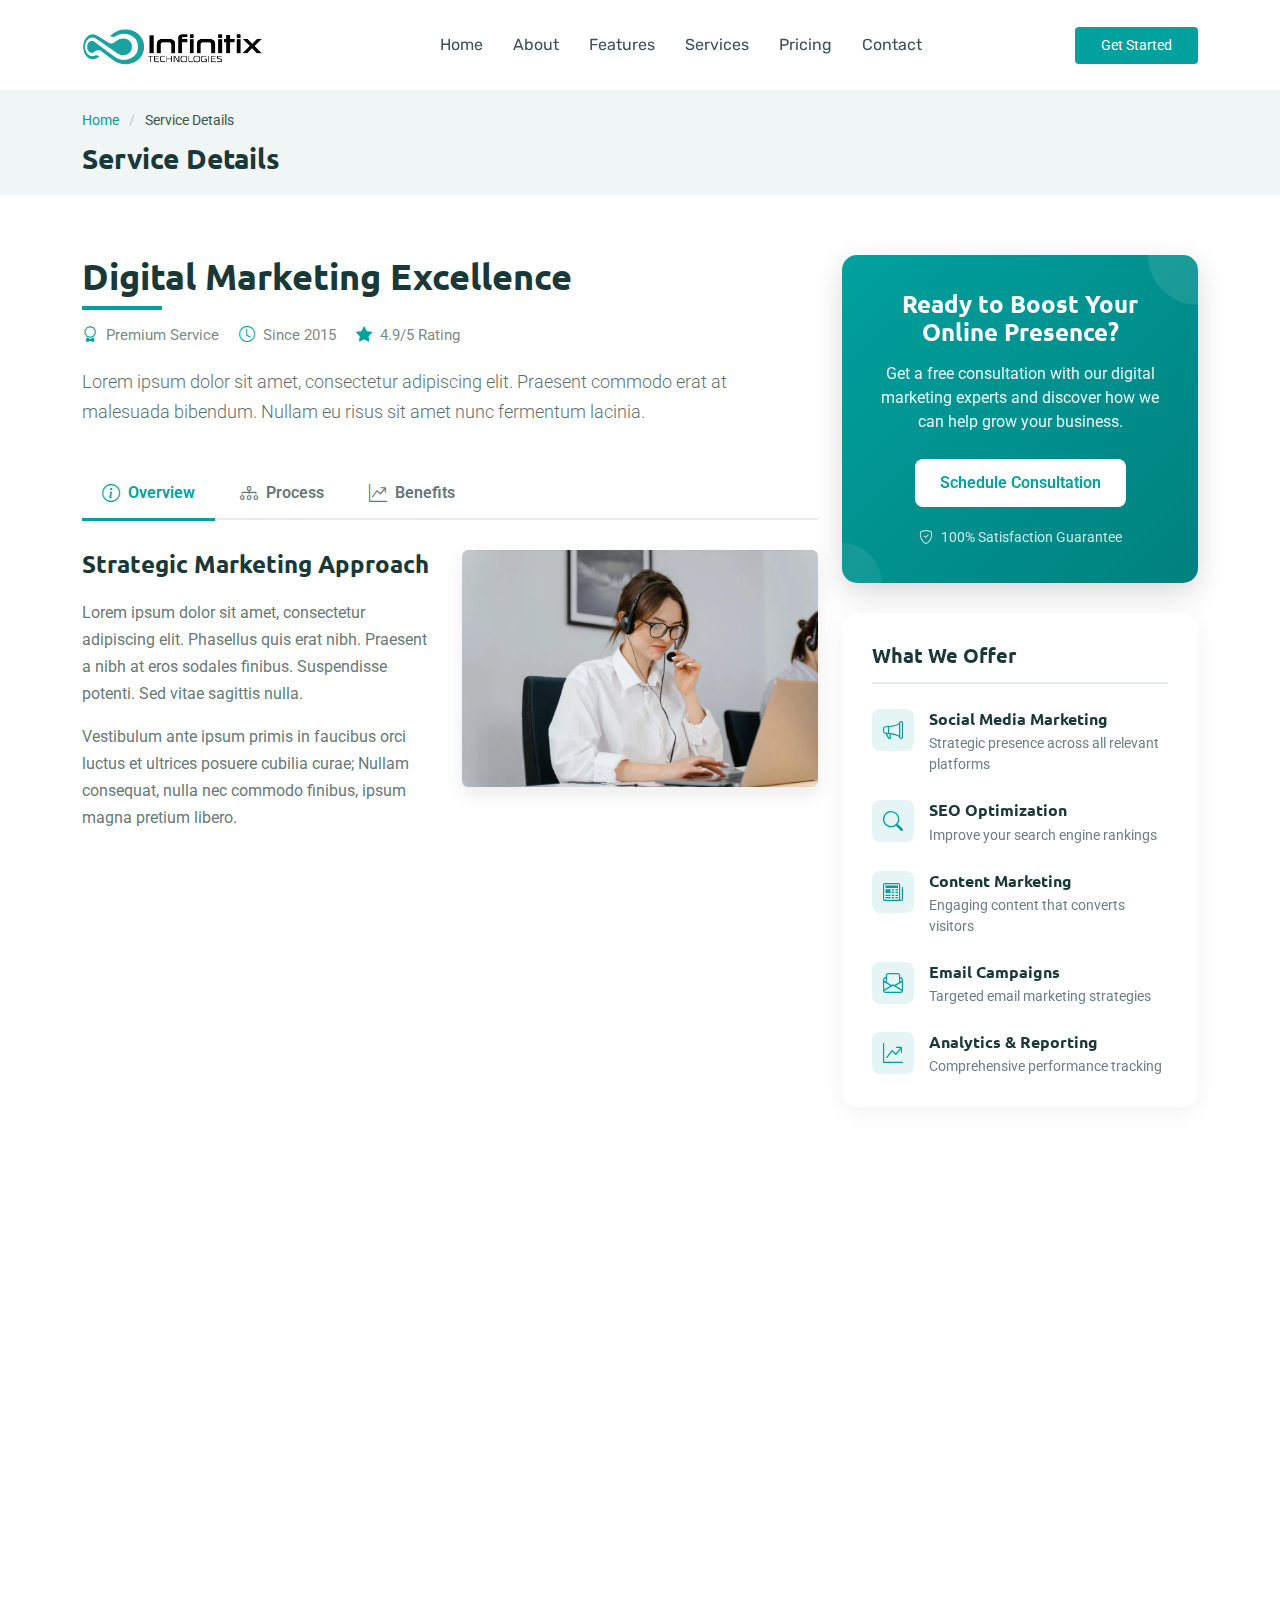
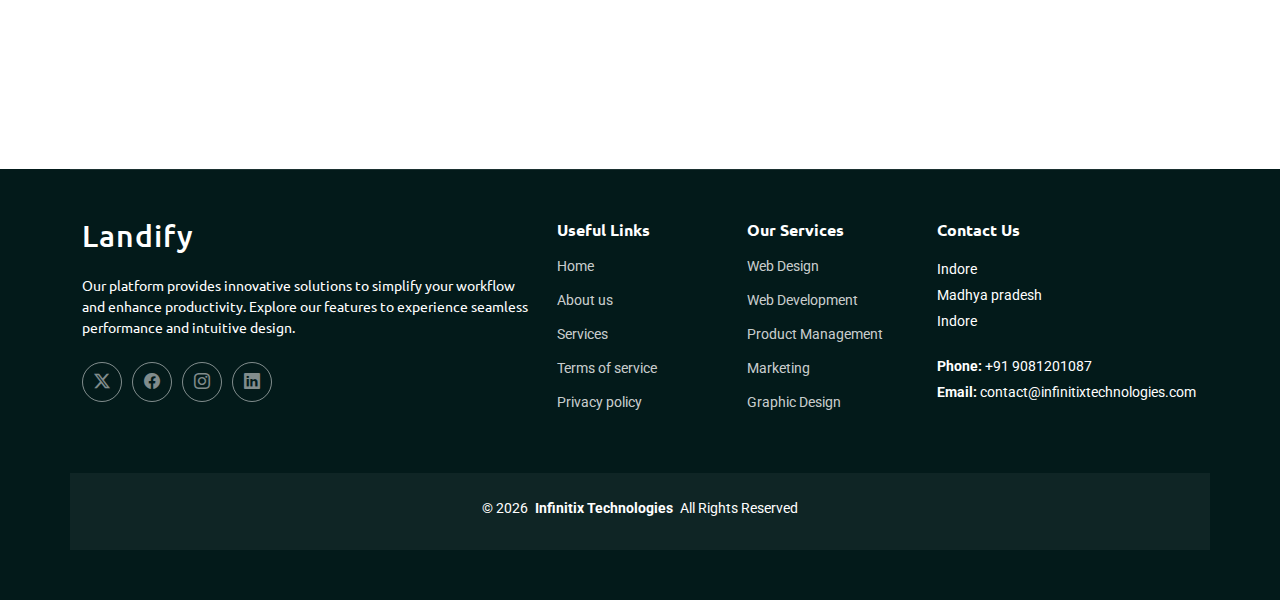
<file: service-details.html>
<!DOCTYPE html>
<html lang="en">

<head>
  <meta charset="utf-8" />
  <meta content="width=device-width, initial-scale=1.0" name="viewport" />
  <title>Service Details -Infinitix Technologies</title>
  <meta name="description" content="" />
  <meta name="keywords" content="" />

  <!-- Favicons -->
  <link href="assets/img/fevicon.png" rel="icon" />
  <link href="assets/img/apple-touch-icon.png" rel="apple-touch-icon" />

  <!-- Fonts -->
  <link href="https://fonts.googleapis.com" rel="preconnect" />
  <link href="https://fonts.gstatic.com" rel="preconnect" crossorigin />
  <link
    href="https://fonts.googleapis.com/css2?family=Roboto:ital,wght@0,100;0,300;0,400;0,500;0,700;0,900;1,100;1,300;1,400;1,500;1,700;1,900&family=Ubuntu:ital,wght@0,300;0,400;0,500;0,700;1,300;1,400;1,500;1,700&family=Rubik:ital,wght@0,300;0,400;0,500;0,600;0,700;0,800;0,900;1,300;1,400;1,500;1,600;1,700;1,800;1,900&display=swap"
    rel="stylesheet" />

  <!-- Vendor CSS Files -->
  <link href="assets/vendor/bootstrap/css/bootstrap.min.css" rel="stylesheet" />
  <link href="assets/vendor/bootstrap-icons/bootstrap-icons.css" rel="stylesheet" />
  <link href="assets/vendor/aos/aos.css" rel="stylesheet" />
  <link href="assets/vendor/glightbox/css/glightbox.min.css" rel="stylesheet" />
  <link href="assets/vendor/swiper/swiper-bundle.min.css" rel="stylesheet" />

  <!-- Main CSS File -->
  <link href="assets/css/main.css" rel="stylesheet" />

  <!-- =======================================================
  * Template Name: Landify
  * Template URL: https://bootstrapmade.com/landify-bootstrap-landing-page-template/
  * Updated: Aug 04 2025 with Bootstrap v5.3.7
  * Author: BootstrapMade.com
  * License: https://bootstrapmade.com/license/
  ======================================================== -->
</head>

<body class="service-details-page">
  <header id="header" class="header d-flex align-items-center sticky-top">
    <div class="container position-relative d-flex align-items-center justify-content-between">
      <a href="index.html" class="logo d-flex align-items-center me-auto me-xl-0">
        <!-- Uncomment the line below if you also wish to use an image logo -->
        <!-- <img src="assets/img/logo.webp" alt=""> -->
        <h1 class="sitename">
          <img src="/assets//img/main-logo.png" alt="logo" />
        </h1>
      </a>

      <nav id="navmenu" class="navmenu">
        <ul>
          <li><a href="#hero">Home</a></li>
          <li><a href="#about">About</a></li>
          <li><a href="#features">Features</a></li>
          <li><a href="#services">Services</a></li>
          <li><a href="#pricing">Pricing</a></li>
          <!-- <li class="dropdown"><a href="#"><span>Dropdown</span> <i class="bi bi-chevron-down toggle-dropdown"></i></a>
            <ul>
              <li><a href="#">Dropdown 1</a></li>
              <li class="dropdown"><a href="#"><span>Deep Dropdown</span> <i class="bi bi-chevron-down toggle-dropdown"></i></a>
                <ul>
                  <li><a href="#">Deep Dropdown 1</a></li>
                  <li><a href="#">Deep Dropdown 2</a></li>
                  <li><a href="#">Deep Dropdown 3</a></li>
                  <li><a href="#">Deep Dropdown 4</a></li>
                  <li><a href="#">Deep Dropdown 5</a></li>
                </ul>
              </li>
              <li><a href="#">Dropdown 2</a></li>
              <li><a href="#">Dropdown 3</a></li>
              <li><a href="#">Dropdown 4</a></li>
            </ul>
          </li> -->
          <li><a href="#contact">Contact</a></li>
        </ul>
        <i class="mobile-nav-toggle d-xl-none bi bi-list"></i>
      </nav>

      <a class="btn-getstarted" href="index.html#about">Get Started</a>
    </div>
  </header>

  <main class="main">
    <!-- Page Title -->
    <div class="page-title light-background">
      <div class="container">
        <nav class="breadcrumbs">
          <ol>
            <li><a href="index.html">Home</a></li>
            <li class="current">Service Details</li>
          </ol>
        </nav>
        <h1>Service Details</h1>
      </div>
    </div>
    <!-- End Page Title -->

    <!-- Service Details Section -->
    <section id="service-details" class="service-details section">
      <div class="container" data-aos="fade-up" data-aos-delay="100">
        <div class="row gy-5">
          <div class="col-lg-8 order-lg-1 order-2">
            <div class="service-main-content">
              <div class="service-header" data-aos="fade-up">
                <h1>Digital Marketing Excellence</h1>
                <div class="service-meta">
                  <span><i class="bi bi-award"></i> Premium Service</span>
                  <span><i class="bi bi-clock"></i> Since 2015</span>
                  <span><i class="bi bi-star-fill"></i> 4.9/5 Rating</span>
                </div>
                <p class="lead">
                  Lorem ipsum dolor sit amet, consectetur adipiscing elit.
                  Praesent commodo erat at malesuada bibendum. Nullam eu risus
                  sit amet nunc fermentum lacinia.
                </p>
              </div>

              <div class="service-tabs" data-aos="fade-up" data-aos-delay="200">
                <ul class="nav nav-tabs" id="serviceTab" role="tablist">
                  <li class="nav-item" role="presentation">
                    <button class="nav-link active" data-bs-toggle="tab" data-bs-target="#service-details-tab-1"
                      type="button" role="tab" aria-controls="overview" aria-selected="true">
                      <i class="bi bi-info-circle"></i> Overview
                    </button>
                  </li>
                  <li class="nav-item" role="presentation">
                    <button class="nav-link" data-bs-toggle="tab" data-bs-target="#service-details-tab-2" type="button"
                      role="tab" aria-controls="process" aria-selected="false">
                      <i class="bi bi-diagram-3"></i> Process
                    </button>
                  </li>
                  <li class="nav-item" role="presentation">
                    <button class="nav-link" data-bs-toggle="tab" data-bs-target="#service-details-tab-3" type="button"
                      role="tab" aria-controls="benefits" aria-selected="false">
                      <i class="bi bi-graph-up-arrow"></i> Benefits
                    </button>
                  </li>
                </ul>

                <div class="tab-content">
                  <div class="tab-pane fade show active" id="service-details-tab-1" role="tabpanel"
                    aria-labelledby="overview-tab">
                    <div class="row">
                      <div class="col-md-6">
                        <div class="content-block">
                          <h3>Strategic Marketing Approach</h3>
                          <p>
                            Lorem ipsum dolor sit amet, consectetur adipiscing
                            elit. Phasellus quis erat nibh. Praesent a nibh at
                            eros sodales finibus. Suspendisse potenti. Sed
                            vitae sagittis nulla.
                          </p>
                          <p>
                            Vestibulum ante ipsum primis in faucibus orci
                            luctus et ultrices posuere cubilia curae; Nullam
                            consequat, nulla nec commodo finibus, ipsum magna
                            pretium libero.
                          </p>
                        </div>
                      </div>
                      <div class="col-md-6">
                        <img src="assets/img/services/services-7.webp" alt="Digital Marketing Strategy"
                          class="img-fluid rounded" />
                      </div>
                    </div>
                  </div>

                  <div class="tab-pane fade" id="service-details-tab-2" role="tabpanel" aria-labelledby="process-tab">
                    <div class="process-timeline">
                      <div class="timeline-item">
                        <div class="timeline-marker">01</div>
                        <div class="timeline-content">
                          <h4>Discovery &amp; Research</h4>
                          <p>
                            Thorough market analysis and competitor research
                            to define your target audience and marketing
                            goals.
                          </p>
                        </div>
                      </div>

                      <div class="timeline-item">
                        <div class="timeline-marker">02</div>
                        <div class="timeline-content">
                          <h4>Strategy Development</h4>
                          <p>
                            Creating comprehensive marketing strategies
                            tailored to your specific business objectives and
                            target demographics.
                          </p>
                        </div>
                      </div>

                      <div class="timeline-item">
                        <div class="timeline-marker">03</div>
                        <div class="timeline-content">
                          <h4>Implementation</h4>
                          <p>
                            Executing the marketing plan across various
                            channels with precise targeting and creative
                            content delivery.
                          </p>
                        </div>
                      </div>

                      <div class="timeline-item">
                        <div class="timeline-marker">04</div>
                        <div class="timeline-content">
                          <h4>Analysis &amp; Optimization</h4>
                          <p>
                            Continuous monitoring, data analysis, and strategy
                            refinement to maximize ROI and campaign
                            effectiveness.
                          </p>
                        </div>
                      </div>
                    </div>
                  </div>

                  <div class="tab-pane fade" id="service-details-tab-3" role="tabpanel" aria-labelledby="benefits-tab">
                    <div class="row g-4">
                      <div class="col-md-6">
                        <div class="benefit-card">
                          <div class="benefit-icon">
                            <i class="bi bi-graph-up"></i>
                          </div>
                          <h4>Increased Brand Visibility</h4>
                          <p>
                            Expand your digital footprint and reach more
                            potential customers through targeted marketing
                            efforts.
                          </p>
                        </div>
                      </div>
                      <div class="col-md-6">
                        <div class="benefit-card">
                          <div class="benefit-icon">
                            <i class="bi bi-people"></i>
                          </div>
                          <h4>Higher Engagement Rates</h4>
                          <p>
                            Create meaningful connections with your audience
                            through relevant and compelling content
                            strategies.
                          </p>
                        </div>
                      </div>
                      <div class="col-md-6">
                        <div class="benefit-card">
                          <div class="benefit-icon">
                            <i class="bi bi-cash-coin"></i>
                          </div>
                          <h4>Improved ROI</h4>
                          <p>
                            Maximize your marketing budget with data-driven
                            campaigns that deliver measurable results.
                          </p>
                        </div>
                      </div>
                      <div class="col-md-6">
                        <div class="benefit-card">
                          <div class="benefit-icon">
                            <i class="bi bi-bar-chart-line"></i>
                          </div>
                          <h4>Data-Driven Decisions</h4>
                          <p>
                            Make informed marketing choices based on
                            comprehensive analytics and performance metrics.
                          </p>
                        </div>
                      </div>
                    </div>
                  </div>
                </div>
              </div>

              <div class="service-gallery" data-aos="fade-up" data-aos-delay="300">
                <h3>Our Marketing Portfolio</h3>
                <div class="service-details-slider swiper init-swiper">
                  <script type="application/json" class="swiper-config">
                      {
                        "loop": true,
                        "speed": 800,
                        "autoplay": {
                          "delay": 5000
                        },
                        "slidesPerView": 1,
                        "spaceBetween": 30,
                        "breakpoints": {
                          "768": {
                            "slidesPerView": 2
                          }
                        },
                        "pagination": {
                          "el": ".swiper-pagination",
                          "type": "bullets",
                          "clickable": true
                        }
                      }
                    </script>
                  <div class="swiper-wrapper">
                    <div class="swiper-slide">
                      <div class="portfolio-item">
                        <img src="assets/img/services/services-2.webp" alt="" class="img-fluid" loading="lazy" />
                        <div class="portfolio-info">
                          <h5>Social Media Campaign</h5>
                          <p>Increased engagement by 187%</p>
                        </div>
                      </div>
                    </div>
                    <div class="swiper-slide">
                      <div class="portfolio-item">
                        <img src="assets/img/services/services-4.webp" alt="" class="img-fluid" loading="lazy" />
                        <div class="portfolio-info">
                          <h5>SEO Optimization</h5>
                          <p>Ranked #1 for target keywords</p>
                        </div>
                      </div>
                    </div>
                    <div class="swiper-slide">
                      <div class="portfolio-item">
                        <img src="assets/img/services/services-10.webp" alt="" class="img-fluid" loading="lazy" />
                        <div class="portfolio-info">
                          <h5>Content Marketing</h5>
                          <p>200% increase in organic traffic</p>
                        </div>
                      </div>
                    </div>
                  </div>
                  <div class="swiper-pagination"></div>
                </div>
              </div>
            </div>
          </div>

          <div class="col-lg-4 order-lg-2 order-1">
            <div class="service-sidebar" data-aos="fade-left">
              <div class="action-card" data-aos="zoom-in" data-aos-delay="100">
                <h3>Ready to Boost Your Online Presence?</h3>
                <p>
                  Get a free consultation with our digital marketing experts
                  and discover how we can help grow your business.
                </p>
                <a href="#" class="btn-primary">Schedule Consultation</a>
                <span class="guarantee"><i class="bi bi-shield-check"></i> 100% Satisfaction
                  Guarantee</span>
              </div>

              <div class="service-features-list" data-aos="fade-up" data-aos-delay="200">
                <h4>What We Offer</h4>
                <ul>
                  <li>
                    <i class="bi bi-megaphone"></i>
                    <div>
                      <h5>Social Media Marketing</h5>
                      <p>Strategic presence across all relevant platforms</p>
                    </div>
                  </li>
                  <li>
                    <i class="bi bi-search"></i>
                    <div>
                      <h5>SEO Optimization</h5>
                      <p>Improve your search engine rankings</p>
                    </div>
                  </li>
                  <li>
                    <i class="bi bi-newspaper"></i>
                    <div>
                      <h5>Content Marketing</h5>
                      <p>Engaging content that converts visitors</p>
                    </div>
                  </li>
                  <li>
                    <i class="bi bi-envelope-paper"></i>
                    <div>
                      <h5>Email Campaigns</h5>
                      <p>Targeted email marketing strategies</p>
                    </div>
                  </li>
                  <li>
                    <i class="bi bi-graph-up-arrow"></i>
                    <div>
                      <h5>Analytics &amp; Reporting</h5>
                      <p>Comprehensive performance tracking</p>
                    </div>
                  </li>
                </ul>
              </div>

              <div class="testimonial-card" data-aos="fade-up" data-aos-delay="300">
                <div class="testimonial-header">
                  <i class="bi bi-quote"></i>
                  <div class="rating">
                    <i class="bi bi-star-fill"></i>
                    <i class="bi bi-star-fill"></i>
                    <i class="bi bi-star-fill"></i>
                    <i class="bi bi-star-fill"></i>
                    <i class="bi bi-star-fill"></i>
                  </div>
                </div>
                <p class="testimonial-text">
                  "Their digital marketing strategies transformed our online
                  presence completely. We've seen a 300% increase in qualified
                  leads within just 3 months."
                </p>
                <div class="client-info">
                  <img src="assets/img/person/person-m-5.webp" alt="Client" class="client-image" />
                  <div class="client-details">
                    <h5>Robert Johnson</h5>
                    <span>CEO, TechSolutions Inc.</span>
                  </div>
                </div>
              </div>

              <div class="contact-info" data-aos="fade-up" data-aos-delay="400">
                <h4>Have Questions?</h4>
                <div class="contact-method">
                  <i class="bi bi-telephone-fill"></i>
                  <div>
                    <span>Call Us Now</span>
                    <p>+91 9081201087</p>
                  </div>
                </div>
                <div class="contact-method">
                  <i class="bi bi-envelope-fill"></i>
                  <div>
                    <span>Email Us</span>
                    <p>ontact@infinitixtechnologies.com</p>
                  </div>
                </div>
              </div>
            </div>
          </div>
        </div>
      </div>
    </section>
    <!-- /Service Details Section -->
  </main>

  <footer id="footer" class="footer position-relative dark-background">
    <div class="container footer-top">
      <div class="row gy-4">
        <div class="col-lg-5 col-md-12 footer-about">
          <a href="index.html" class="logo d-flex align-items-center">
            <span class="sitename">Landify</span>
          </a>
          <p>
            Our platform provides innovative solutions to simplify your
            workflow and enhance productivity. Explore our features to
            experience seamless performance and intuitive design.
          </p>
          <div class="social-links d-flex mt-4">
            <a href=""><i class="bi bi-twitter-x"></i></a>
            <a href=""><i class="bi bi-facebook"></i></a>
            <a href=""><i class="bi bi-instagram"></i></a>
            <a href=""><i class="bi bi-linkedin"></i></a>
          </div>
        </div>

        <div class="col-lg-2 col-6 footer-links">
          <h4>Useful Links</h4>
          <ul>
            <li><a href="#">Home</a></li>
            <li><a href="#">About us</a></li>
            <li><a href="#">Services</a></li>
            <li><a href="#">Terms of service</a></li>
            <li><a href="#">Privacy policy</a></li>
          </ul>
        </div>

        <div class="col-lg-2 col-6 footer-links">
          <h4>Our Services</h4>
          <ul>
            <li><a href="#">Web Design</a></li>
            <li><a href="#">Web Development</a></li>
            <li><a href="#">Product Management</a></li>
            <li><a href="#">Marketing</a></li>
            <li><a href="#">Graphic Design</a></li>
          </ul>
        </div>

        <div class="col-lg-3 col-md-12 footer-contact text-center text-md-start">
          <h4>Contact Us</h4>
          <p>Indore</p>
          <p>Madhya pradesh</p>
          <p>Indore</p>
          <p class="mt-4">
            <strong>Phone:</strong> <span>+91 9081201087 </span>
          </p>
          <p>
            <strong>Email:</strong>
            <span>contact@infinitixtechnologies.com</span>
          </p>
        </div>
      </div>
    </div>

    <div class="container copyright text-center mt-4">
      <p>
        © <span id="year"></span>
        <strong class="px-1 sitename">Infinitix Technologies</strong>
        <span>All Rights Reserved</span>
      </p>

      <script>
        document.getElementById("year").textContent = new Date().getFullYear();
      </script>
      <div class="credits">
        <!-- All the links in the footer should remain intact. -->
        <!-- You can delete the links only if you've purchased the pro version. -->
        <!-- Licensing information: https://bootstrapmade.com/license/ -->
        <!-- Purchase the pro version with working PHP/AJAX contact form: [buy-url] -->
        <!-- Designed by <a href="https://bootstrapmade.com/">BootstrapMade</a> -->
      </div>
    </div>
  </footer>

  <!-- Scroll Top -->
  <a href="#" id="scroll-top" class="scroll-top d-flex align-items-center justify-content-center"><i
      class="bi bi-arrow-up-short"></i></a>

  <!-- Vendor JS Files -->
  <script src="assets/vendor/bootstrap/js/bootstrap.bundle.min.js"></script>
  <script src="assets/vendor/php-email-form/validate.js"></script>
  <script src="assets/vendor/aos/aos.js"></script>
  <script src="assets/vendor/glightbox/js/glightbox.min.js"></script>
  <script src="assets/vendor/swiper/swiper-bundle.min.js"></script>
  <script src="assets/vendor/purecounter/purecounter_vanilla.js"></script>

  <!-- Main JS File -->
  <script src="assets/js/main.js"></script>
</body>

</html>
</file>
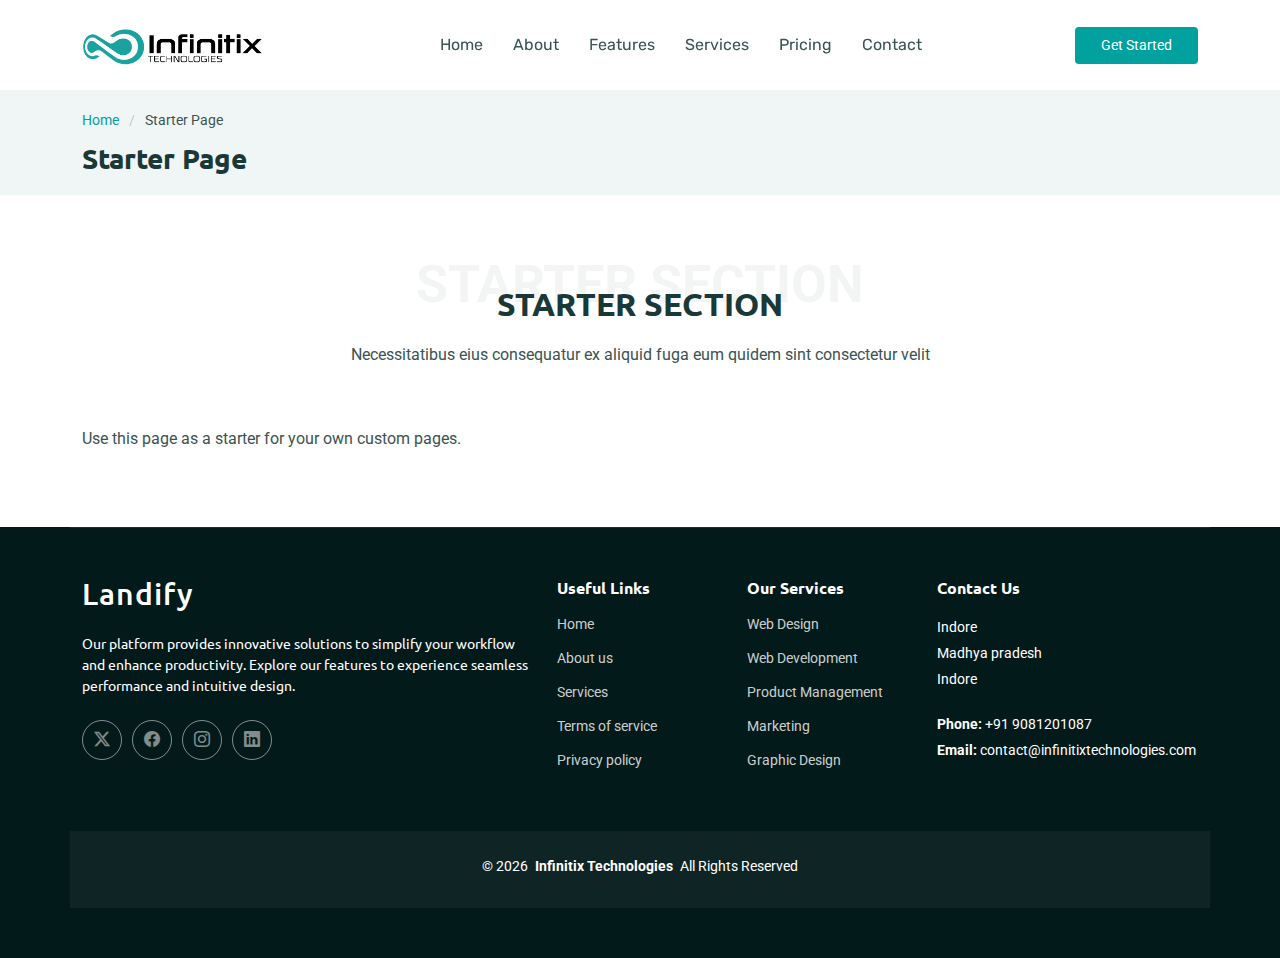
<file: starter-page.html>
<!DOCTYPE html>
<html lang="en">

<head>
  <meta charset="utf-8" />
  <meta content="width=device-width, initial-scale=1.0" name="viewport" />
  <title>Service Details -Infinitix Technologies</title>
  <meta name="description" content="" />
  <meta name="keywords" content="" />

  <!-- Favicons -->
  <link href="assets/img/fevicon.png" rel="icon" />
  <link href="assets/img/apple-touch-icon.png" rel="apple-touch-icon" />

  <!-- Fonts -->
  <link href="https://fonts.googleapis.com" rel="preconnect" />
  <link href="https://fonts.gstatic.com" rel="preconnect" crossorigin />
  <link
    href="https://fonts.googleapis.com/css2?family=Roboto:ital,wght@0,100;0,300;0,400;0,500;0,700;0,900;1,100;1,300;1,400;1,500;1,700;1,900&family=Ubuntu:ital,wght@0,300;0,400;0,500;0,700;1,300;1,400;1,500;1,700&family=Rubik:ital,wght@0,300;0,400;0,500;0,600;0,700;0,800;0,900;1,300;1,400;1,500;1,600;1,700;1,800;1,900&display=swap"
    rel="stylesheet" />

  <!-- Vendor CSS Files -->
  <link href="assets/vendor/bootstrap/css/bootstrap.min.css" rel="stylesheet" />
  <link href="assets/vendor/bootstrap-icons/bootstrap-icons.css" rel="stylesheet" />
  <link href="assets/vendor/aos/aos.css" rel="stylesheet" />
  <link href="assets/vendor/glightbox/css/glightbox.min.css" rel="stylesheet" />
  <link href="assets/vendor/swiper/swiper-bundle.min.css" rel="stylesheet" />

  <!-- Main CSS File -->
  <link href="assets/css/main.css" rel="stylesheet" />

  <!-- =======================================================
  * Template Name: Landify
  * Template URL: https://bootstrapmade.com/landify-bootstrap-landing-page-template/
  * Updated: Aug 04 2025 with Bootstrap v5.3.7
  * Author: BootstrapMade.com
  * License: https://bootstrapmade.com/license/
  ======================================================== -->
</head>

<body class="starter-page-page">
  <header id="header" class="header d-flex align-items-center sticky-top">
    <div class="container position-relative d-flex align-items-center justify-content-between">
      <a href="index.html" class="logo d-flex align-items-center me-auto me-xl-0">
        <!-- Uncomment the line below if you also wish to use an image logo -->
        <!-- <img src="assets/img/logo.webp" alt=""> -->
        <h1 class="sitename">
          <img src="/assets//img/main-logo.png" alt="logo" />
        </h1>
      </a>

      <nav id="navmenu" class="navmenu">
        <ul>
          <li><a href="#hero">Home</a></li>
          <li><a href="#about">About</a></li>
          <li><a href="#features">Features</a></li>
          <li><a href="#services">Services</a></li>
          <li><a href="#pricing">Pricing</a></li>
          <!-- <li class="dropdown"><a href="#"><span>Dropdown</span> <i class="bi bi-chevron-down toggle-dropdown"></i></a>
            <ul>
              <li><a href="#">Dropdown 1</a></li>
              <li class="dropdown"><a href="#"><span>Deep Dropdown</span> <i class="bi bi-chevron-down toggle-dropdown"></i></a>
                <ul>
                  <li><a href="#">Deep Dropdown 1</a></li>
                  <li><a href="#">Deep Dropdown 2</a></li>
                  <li><a href="#">Deep Dropdown 3</a></li>
                  <li><a href="#">Deep Dropdown 4</a></li>
                  <li><a href="#">Deep Dropdown 5</a></li>
                </ul>
              </li>
              <li><a href="#">Dropdown 2</a></li>
              <li><a href="#">Dropdown 3</a></li>
              <li><a href="#">Dropdown 4</a></li>
            </ul>
          </li> -->
          <li><a href="#contact">Contact</a></li>
        </ul>
        <i class="mobile-nav-toggle d-xl-none bi bi-list"></i>
      </nav>

      <a class="btn-getstarted" href="index.html#about">Get Started</a>
    </div>
  </header>

  <main class="main">
    <!-- Page Title -->
    <div class="page-title light-background">
      <div class="container">
        <nav class="breadcrumbs">
          <ol>
            <li><a href="index.html">Home</a></li>
            <li class="current">Starter Page</li>
          </ol>
        </nav>
        <h1>Starter Page</h1>
      </div>
    </div>
    <!-- End Page Title -->

    <!-- Starter Section Section -->
    <section id="starter-section" class="starter-section section">
      <!-- Section Title -->
      <div class="container section-title" data-aos="fade-up">
        <span class="description-title">Starter Section</span>
        <h2>Starter Section</h2>
        <p>
          Necessitatibus eius consequatur ex aliquid fuga eum quidem sint
          consectetur velit
        </p>
      </div>
      <!-- End Section Title -->

      <div class="container" data-aos="fade-up">
        <p>Use this page as a starter for your own custom pages.</p>
      </div>
    </section>
    <!-- /Starter Section Section -->
  </main>

  <footer id="footer" class="footer position-relative dark-background">
    <div class="container footer-top">
      <div class="row gy-4">
        <div class="col-lg-5 col-md-12 footer-about">
          <a href="index.html" class="logo d-flex align-items-center">
            <span class="sitename">Landify</span>
          </a>
          <p>
            Our platform provides innovative solutions to simplify your
            workflow and enhance productivity. Explore our features to
            experience seamless performance and intuitive design.
          </p>

          <div class="social-links d-flex mt-4">
            <a href=""><i class="bi bi-twitter-x"></i></a>
            <a href=""><i class="bi bi-facebook"></i></a>
            <a href=""><i class="bi bi-instagram"></i></a>
            <a href=""><i class="bi bi-linkedin"></i></a>
          </div>
        </div>

        <div class="col-lg-2 col-6 footer-links">
          <h4>Useful Links</h4>
          <ul>
            <li><a href="#">Home</a></li>
            <li><a href="#">About us</a></li>
            <li><a href="#">Services</a></li>
            <li><a href="#">Terms of service</a></li>
            <li><a href="#">Privacy policy</a></li>
          </ul>
        </div>

        <div class="col-lg-2 col-6 footer-links">
          <h4>Our Services</h4>
          <ul>
            <li><a href="#">Web Design</a></li>
            <li><a href="#">Web Development</a></li>
            <li><a href="#">Product Management</a></li>
            <li><a href="#">Marketing</a></li>
            <li><a href="#">Graphic Design</a></li>
          </ul>
        </div>

        <div class="col-lg-3 col-md-12 footer-contact text-center text-md-start">
          <h4>Contact Us</h4>
          <p>Indore</p>
          <p>Madhya pradesh</p>
          <p>Indore</p>
          <p class="mt-4">
            <strong>Phone:</strong> <span>+91 9081201087 </span>
          </p>
          <p>
            <strong>Email:</strong>
            <span>contact@infinitixtechnologies.com</span>
          </p>
        </div>
      </div>
    </div>

    <div class="container copyright text-center mt-4">
      <p>
        © <span id="year"></span>
        <strong class="px-1 sitename">Infinitix Technologies</strong>
        <span>All Rights Reserved</span>
      </p>

      <script>
        document.getElementById("year").textContent = new Date().getFullYear();
      </script>
      <div class="credits">
        <!-- All the links in the footer should remain intact. -->
        <!-- You can delete the links only if you've purchased the pro version. -->
        <!-- Licensing information: https://bootstrapmade.com/license/ -->
        <!-- Purchase the pro version with working PHP/AJAX contact form: [buy-url] -->
        <!-- Designed by <a href="https://bootstrapmade.com/">BootstrapMade</a> -->
      </div>
    </div>
  </footer>

  <!-- Scroll Top -->
  <a href="#" id="scroll-top" class="scroll-top d-flex align-items-center justify-content-center"><i
      class="bi bi-arrow-up-short"></i></a>

  <!-- Vendor JS Files -->
  <script src="assets/vendor/bootstrap/js/bootstrap.bundle.min.js"></script>
  <script src="assets/vendor/php-email-form/validate.js"></script>
  <script src="assets/vendor/aos/aos.js"></script>
  <script src="assets/vendor/glightbox/js/glightbox.min.js"></script>
  <script src="assets/vendor/swiper/swiper-bundle.min.js"></script>
  <script src="assets/vendor/purecounter/purecounter_vanilla.js"></script>

  <!-- Main JS File -->
  <script src="assets/js/main.js"></script>
</body>

</html>
</file>
<file: assets/css/main.css>
/**
* Template Name: Landify
* Template URL: https://bootstrapmade.com/landify-bootstrap-landing-page-template/
* Updated: Aug 04 2025 with Bootstrap v5.3.7
* Author: BootstrapMade.com
* License: https://bootstrapmade.com/license/
*/

/*--------------------------------------------------------------
# Font & Color Variables
# Help: https://bootstrapmade.com/color-system/
--------------------------------------------------------------*/
/* Fonts */
:root {
  --default-font: "Roboto",  system-ui, -apple-system, "Segoe UI", Roboto, "Helvetica Neue", Arial, "Noto Sans", "Liberation Sans", sans-serif, "Apple Color Emoji", "Segoe UI Emoji", "Segoe UI Symbol", "Noto Color Emoji";
  --heading-font: "Ubuntu",  sans-serif;
  --nav-font: "Rubik",  sans-serif;
}

/* Global Colors - The following color variables are used throughout the website. Updating them here will change the color scheme of the entire website */
:root { 
  --background-color: #ffffff; /* Background color for the entire website, including individual sections */
  --default-color: #3b5353; /* Default color used for the majority of the text content across the entire website */
  --heading-color: #193838; /* Color for headings, subheadings and title throughout the website */
  --accent-color: #00a19e; /* Accent color that represents your brand on the website. It's used for buttons, links, and other elements that need to stand out */
  --surface-color: #ffffff; /* The surface color is used as a background of boxed elements within sections, such as cards, icon boxes, or other elements that require a visual separation from the global background. */
  --contrast-color: #ffffff; /* Contrast color for text, ensuring readability against backgrounds of accent, heading, or default colors. */
}

/* Nav Menu Colors - The following color variables are used specifically for the navigation menu. They are separate from the global colors to allow for more customization options */
:root {
  --nav-color: #3b5353;  /* The default color of the main navmenu links */
  --nav-hover-color: #00a19e; /* Applied to main navmenu links when they are hovered over or active */
  --nav-mobile-background-color: #ffffff; /* Used as the background color for mobile navigation menu */
  --nav-dropdown-background-color: #ffffff; /* Used as the background color for dropdown items that appear when hovering over primary navigation items */
  --nav-dropdown-color: #3b5353; /* Used for navigation links of the dropdown items in the navigation menu. */
  --nav-dropdown-hover-color: #00a19e; /* Similar to --nav-hover-color, this color is applied to dropdown navigation links when they are hovered over. */
}

/* Color Presets - These classes override global colors when applied to any section or element, providing reuse of the sam color scheme. */

.light-background {
  --background-color: #f0f6f5;
  --surface-color: #ffffff;
}

.dark-background {
  --background-color: #031a1a;
  --default-color: #ffffff;
  --heading-color: #ffffff;
  --surface-color: #0f302f;
  --contrast-color: #ffffff;
}

/* Smooth scroll */
:root {
  scroll-behavior: smooth;
}

/*--------------------------------------------------------------
# General Styling & Shared Classes
--------------------------------------------------------------*/
body {
  color: var(--default-color);
  background-color: var(--background-color);
  font-family: var(--default-font);
}

a {
  color: var(--accent-color);
  text-decoration: none;
  transition: 0.3s;
}

a:hover {
  color: color-mix(in srgb, var(--accent-color), transparent 25%);
  text-decoration: none;
}

h1,
h2,
h3,
h4,
h5,
h6 {
  color: var(--heading-color);
  font-family: var(--heading-font);
}

/* PHP Email Form Messages
------------------------------*/
.php-email-form .error-message {
  display: none;
  background: #df1529;
  color: #ffffff;
  text-align: left;
  padding: 15px;
  margin-bottom: 24px;
  font-weight: 600;
}

.php-email-form .sent-message {
  display: none;
  color: #ffffff;
  background: #059652;
  text-align: center;
  padding: 15px;
  margin-bottom: 24px;
  font-weight: 600;
}

.php-email-form .loading {
  display: none;
  background: var(--surface-color);
  text-align: center;
  padding: 15px;
  margin-bottom: 24px;
}

.php-email-form .loading:before {
  content: "";
  display: inline-block;
  border-radius: 50%;
  width: 24px;
  height: 24px;
  margin: 0 10px -6px 0;
  border: 3px solid var(--accent-color);
  border-top-color: var(--surface-color);
  animation: php-email-form-loading 1s linear infinite;
}

@keyframes php-email-form-loading {
  0% {
    transform: rotate(0deg);
  }

  100% {
    transform: rotate(360deg);
  }
}

/*--------------------------------------------------------------
# Global Header
--------------------------------------------------------------*/
.header {
  --background-color: rgba(255, 255, 255, 0);
  color: var(--default-color);
  background-color: var(--background-color);
  padding: 15px 0;
  transition: all 0.5s;
  z-index: 997;
}

.header .logo {
  line-height: 1;
}

.header .logo img {
  max-height: 36px;
  margin-right: 8px;
}

.header .logo h1 {
  font-size: 30px;
  margin: 0;
  font-weight: 500;
  color: var(--heading-color);
}

.header .btn-getstarted,
.header .btn-getstarted:focus {
  color: var(--contrast-color);
  background: var(--accent-color);
  font-size: 14px;
  padding: 8px 26px;
  margin: 0;
  border-radius: 4px;
  transition: 0.3s;
}

.header .btn-getstarted:hover,
.header .btn-getstarted:focus:hover {
  color: var(--contrast-color);
  background: color-mix(in srgb, var(--accent-color), transparent 15%);
}

@media (max-width: 1200px) {
  .header .logo {
    order: 1;
  }

  .header .btn-getstarted {
    order: 2;
    margin: 0 15px 0 0;
    padding: 6px 20px;
  }

  .header .navmenu {
    order: 3;
  }
}

.scrolled .header {
  box-shadow: 0px 0 18px rgba(0, 0, 0, 0.1);
}

/* Global Header on Scroll
------------------------------*/
.scrolled .header {
  --background-color: #ffffff;
}

/* Index Page Header on Scroll
------------------------------*/
.index-page.scrolled .header {
  --background-color: #ffffff;
}

/*--------------------------------------------------------------
# Navigation Menu
--------------------------------------------------------------*/
/* Navmenu - Desktop */
@media (min-width: 1200px) {
  .navmenu {
    padding: 0;
  }

  .navmenu ul {
    margin: 0;
    padding: 0;
    display: flex;
    list-style: none;
    align-items: center;
  }

  .navmenu li {
    position: relative;
  }

  .navmenu a,
  .navmenu a:focus {
    color: var(--nav-color);
    padding: 18px 15px;
    font-size: 16px;
    font-family: var(--nav-font);
    font-weight: 400;
    display: flex;
    align-items: center;
    justify-content: space-between;
    white-space: nowrap;
    transition: 0.3s;
  }

  .navmenu a i,
  .navmenu a:focus i {
    font-size: 12px;
    line-height: 0;
    margin-left: 5px;
    transition: 0.3s;
  }

  .navmenu li:last-child a {
    padding-right: 0;
  }

  .navmenu li:hover>a,
  .navmenu .active,
  .navmenu .active:focus {
    color: var(--nav-hover-color);
  }

  .navmenu .dropdown ul {
    margin: 0;
    padding: 10px 0;
    background: var(--nav-dropdown-background-color);
    display: block;
    position: absolute;
    visibility: hidden;
    left: 14px;
    top: 130%;
    opacity: 0;
    transition: 0.3s;
    border-radius: 4px;
    z-index: 99;
    box-shadow: 0px 0px 30px rgba(0, 0, 0, 0.1);
  }

  .navmenu .dropdown ul li {
    min-width: 200px;
  }

  .navmenu .dropdown ul a {
    padding: 10px 20px;
    font-size: 15px;
    text-transform: none;
    color: var(--nav-dropdown-color);
  }

  .navmenu .dropdown ul a i {
    font-size: 12px;
  }

  .navmenu .dropdown ul a:hover,
  .navmenu .dropdown ul .active:hover,
  .navmenu .dropdown ul li:hover>a {
    color: var(--nav-dropdown-hover-color);
  }

  .navmenu .dropdown:hover>ul {
    opacity: 1;
    top: 100%;
    visibility: visible;
  }

  .navmenu .dropdown .dropdown ul {
    top: 0;
    left: -90%;
    visibility: hidden;
  }

  .navmenu .dropdown .dropdown:hover>ul {
    opacity: 1;
    top: 0;
    left: -100%;
    visibility: visible;
  }
}

/* Navmenu - Mobile */
@media (max-width: 1199px) {
  .mobile-nav-toggle {
    color: var(--nav-color);
    font-size: 28px;
    line-height: 0;
    margin-right: 10px;
    cursor: pointer;
    transition: color 0.3s;
  }

  .navmenu {
    padding: 0;
    z-index: 9997;
  }

  .navmenu ul {
    display: none;
    list-style: none;
    position: absolute;
    inset: 60px 20px 20px 20px;
    padding: 10px 0;
    margin: 0;
    border-radius: 6px;
    background-color: var(--nav-mobile-background-color);
    overflow-y: auto;
    transition: 0.3s;
    z-index: 9998;
    box-shadow: 0px 0px 30px rgba(0, 0, 0, 0.1);
  }

  .navmenu a,
  .navmenu a:focus {
    color: var(--nav-dropdown-color);
    padding: 10px 20px;
    font-family: var(--nav-font);
    font-size: 17px;
    font-weight: 500;
    display: flex;
    align-items: center;
    justify-content: space-between;
    white-space: nowrap;
    transition: 0.3s;
  }

  .navmenu a i,
  .navmenu a:focus i {
    font-size: 12px;
    line-height: 0;
    margin-left: 5px;
    width: 30px;
    height: 30px;
    display: flex;
    align-items: center;
    justify-content: center;
    border-radius: 50%;
    transition: 0.3s;
    background-color: color-mix(in srgb, var(--accent-color), transparent 90%);
  }

  .navmenu a i:hover,
  .navmenu a:focus i:hover {
    background-color: var(--accent-color);
    color: var(--contrast-color);
  }

  .navmenu a:hover,
  .navmenu .active,
  .navmenu .active:focus {
    color: var(--nav-dropdown-hover-color);
  }

  .navmenu .active i,
  .navmenu .active:focus i {
    background-color: var(--accent-color);
    color: var(--contrast-color);
    transform: rotate(180deg);
  }

  .navmenu .dropdown ul {
    position: static;
    display: none;
    z-index: 99;
    padding: 10px 0;
    margin: 10px 20px;
    background-color: var(--nav-dropdown-background-color);
    border: 1px solid color-mix(in srgb, var(--default-color), transparent 90%);
    box-shadow: none;
    transition: all 0.5s ease-in-out;
  }

  .navmenu .dropdown ul ul {
    background-color: rgba(33, 37, 41, 0.1);
  }

  .navmenu .dropdown>.dropdown-active {
    display: block;
    background-color: rgba(33, 37, 41, 0.03);
  }

  .mobile-nav-active {
    overflow: hidden;
  }

  .mobile-nav-active .mobile-nav-toggle {
    color: #fff;
    position: absolute;
    font-size: 32px;
    top: 15px;
    right: 15px;
    margin-right: 0;
    z-index: 9999;
  }

  .mobile-nav-active .navmenu {
    position: fixed;
    overflow: hidden;
    inset: 0;
    background: rgba(33, 37, 41, 0.8);
    transition: 0.3s;
  }

  .mobile-nav-active .navmenu>ul {
    display: block;
  }
}

/*--------------------------------------------------------------
# Global Footer
--------------------------------------------------------------*/
.footer {
  color: var(--default-color);
  background-color: var(--background-color);
  font-size: 14px;
  padding-bottom: 50px;
  position: relative;
}

.footer .footer-top {
  padding-top: 50px;
  border-top: 1px solid color-mix(in srgb, var(--default-color), transparent 90%);
}

.footer .footer-about .logo {
  line-height: 1;
  margin-bottom: 25px;
}

.footer .footer-about .logo img {
  max-height: 40px;
  margin-right: 6px;
}

.footer .footer-about .logo span {
  color: var(--heading-color);
  font-size: 30px;
  font-weight: 500;
  letter-spacing: 1px;
  font-family: var(--heading-font);
}

.footer .footer-about p {
  font-size: 14px;
  font-family: var(--heading-font);
}

.footer .social-links a {
  display: flex;
  align-items: center;
  justify-content: center;
  width: 40px;
  height: 40px;
  border-radius: 50%;
  border: 1px solid color-mix(in srgb, var(--default-color), transparent 50%);
  font-size: 16px;
  color: color-mix(in srgb, var(--default-color), transparent 50%);
  margin-right: 10px;
  transition: 0.3s;
}

.footer .social-links a:hover {
  color: var(--accent-color);
  border-color: var(--accent-color);
}

.footer h4 {
  font-size: 16px;
  font-weight: bold;
  position: relative;
  padding-bottom: 12px;
}

.footer .footer-links {
  margin-bottom: 30px;
}

.footer .footer-links ul {
  list-style: none;
  padding: 0;
  margin: 0;
}

.footer .footer-links ul i {
  padding-right: 2px;
  font-size: 12px;
  line-height: 0;
}

.footer .footer-links ul li {
  padding: 10px 0;
  display: flex;
  align-items: center;
}

.footer .footer-links ul li:first-child {
  padding-top: 0;
}

.footer .footer-links ul a {
  color: color-mix(in srgb, var(--default-color), transparent 20%);
  display: inline-block;
  line-height: 1;
}

.footer .footer-links ul a:hover {
  color: var(--accent-color);
}

.footer .footer-contact p {
  margin-bottom: 5px;
}

.footer .copyright {
  padding-top: 25px;
  padding-bottom: 25px;
  background-color: color-mix(in srgb, var(--default-color), transparent 95%);
}

.footer .copyright p {
  margin-bottom: 0;
}

.footer .credits {
  margin-top: 6px;
  font-size: 13px;
}

/*--------------------------------------------------------------
# Scroll Top Button
--------------------------------------------------------------*/
.scroll-top {
  position: fixed;
  visibility: hidden;
  opacity: 0;
  right: 15px;
  bottom: -15px;
  z-index: 99999;
  background-color: var(--accent-color);
  width: 44px;
  height: 44px;
  border-radius: 50px;
  transition: all 0.4s;
}

.scroll-top i {
  font-size: 24px;
  color: var(--contrast-color);
  line-height: 0;
}

.scroll-top:hover {
  background-color: color-mix(in srgb, var(--accent-color), transparent 20%);
  color: var(--contrast-color);
}

.scroll-top.active {
  visibility: visible;
  opacity: 1;
  bottom: 15px;
}

/*--------------------------------------------------------------
# Disable aos animation delay on mobile devices
--------------------------------------------------------------*/
@media screen and (max-width: 768px) {
  [data-aos-delay] {
    transition-delay: 0 !important;
  }
}

/*--------------------------------------------------------------
# Global Page Titles & Breadcrumbs
--------------------------------------------------------------*/
.page-title {
  color: var(--default-color);
  background-color: var(--background-color);
  padding: 20px 0;
  position: relative;
}

.page-title h1 {
  font-size: 28px;
  font-weight: 700;
  margin: 0;
}

.page-title .breadcrumbs ol {
  display: flex;
  flex-wrap: wrap;
  list-style: none;
  padding: 0 0 10px 0;
  margin: 0;
  font-size: 14px;
  font-weight: 400;
}

.page-title .breadcrumbs ol li+li {
  padding-left: 10px;
}

.page-title .breadcrumbs ol li+li::before {
  content: "/";
  display: inline-block;
  padding-right: 10px;
  color: color-mix(in srgb, var(--default-color), transparent 70%);
}

/*--------------------------------------------------------------
# Global Sections
--------------------------------------------------------------*/
section,
.section {
  color: var(--default-color);
  background-color: var(--background-color);
  padding: 60px 0;
  scroll-margin-top: 90px;
  overflow: clip;
}

@media (max-width: 1199px) {

  section,
  .section {
    scroll-margin-top: 66px;
  }
}

/*--------------------------------------------------------------
# Global Section Titles
--------------------------------------------------------------*/
.section-title {
  text-align: center;
  padding: 30px 0;
  margin-bottom: 30px;
  position: relative;
}

.section-title h2 {
  font-size: 32px;
  font-weight: 700;
  text-transform: uppercase;
  margin-bottom: 20px;
  padding-bottom: 0;
  position: relative;
  z-index: 2;
}

.section-title span {
  position: absolute;
  top: 4px;
  color: color-mix(in srgb, var(--heading-color), transparent 95%);
  left: 0;
  right: 0;
  z-index: 1;
  font-weight: 700;
  font-size: 52px;
  text-transform: uppercase;
  line-height: 1;
}

.section-title p {
  margin-bottom: 0;
  position: relative;
  z-index: 2;
}

@media (max-width: 575px) {
  .section-title h2 {
    font-size: 28px;
    margin-bottom: 15px;
  }

  .section-title span {
    font-size: 38px;
  }
}

/*--------------------------------------------------------------
# Hero Section
--------------------------------------------------------------*/
.hero {
  padding: 140px 0 60px 0;
  background: linear-gradient(135deg, var(--surface-color) 0%, color-mix(in srgb, var(--accent-color), transparent 95%) 100%);
  position: relative;
  overflow: hidden;
}

.hero::before {
  content: "";
  position: absolute;
  top: 0;
  left: 0;
  right: 0;
  bottom: 0;
  background: radial-gradient(circle at 20% 80%, color-mix(in srgb, var(--accent-color), transparent 90%) 0%, transparent 50%);
  pointer-events: none;
}

.hero .hero-content {
  padding: 20px 0;
}

.hero .hero-content .hero-title {
  font-size: 3.5rem;
  font-weight: 300;
  line-height: 1.2;
  margin-bottom: 32px;
  color: var(--heading-color);
}

@media (max-width: 768px) {
  .hero .hero-content .hero-title {
    font-size: 2.5rem;
    margin-bottom: 24px;
  }
}

.hero .hero-content .hero-description {
  font-size: 1.25rem;
  line-height: 1.7;
  color: color-mix(in srgb, var(--default-color), transparent 20%);
  margin-bottom: 48px;
  font-weight: 300;
}

@media (max-width: 768px) {
  .hero .hero-content .hero-description {
    font-size: 1.125rem;
    margin-bottom: 40px;
  }
}

.hero .hero-content .hero-actions {
  display: flex;
  align-items: center;
  gap: 32px;
  margin-bottom: 64px;
}

@media (max-width: 576px) {
  .hero .hero-content .hero-actions {
    flex-direction: column;
    gap: 20px;
    margin-bottom: 48px;
  }
}

.hero .hero-content .hero-actions .btn-primary {
  background: var(--accent-color);
  color: var(--contrast-color);
  padding: 16px 32px;
  border-radius: 6px;
  font-weight: 400;
  font-size: 1rem;
  text-decoration: none;
  transition: all 0.3s ease;
  display: inline-block;
}

.hero .hero-content .hero-actions .btn-primary:hover {
  background: color-mix(in srgb, var(--accent-color), black 10%);
  transform: translateY(-2px);
  box-shadow: 0 8px 25px color-mix(in srgb, var(--accent-color), transparent 70%);
}

.hero .hero-content .hero-actions .btn-secondary {
  display: flex;
  align-items: center;
  gap: 12px;
  color: var(--heading-color);
  text-decoration: none;
  font-weight: 400;
  transition: all 0.3s ease;
}

.hero .hero-content .hero-actions .btn-secondary i {
  font-size: 1.5rem;
  color: var(--accent-color);
}

.hero .hero-content .hero-actions .btn-secondary:hover {
  color: var(--accent-color);
  transform: translateX(4px);
}

.hero .hero-content .hero-stats {
  display: flex;
  gap: 48px;
}

@media (max-width: 768px) {
  .hero .hero-content .hero-stats {
    gap: 32px;
  }
}

@media (max-width: 576px) {
  .hero .hero-content .hero-stats {
    flex-direction: column;
    gap: 24px;
  }
}

.hero .hero-content .hero-stats .stat-item {
  text-align: left;
}

.hero .hero-content .hero-stats .stat-item .stat-number {
  display: block;
  font-size: 2rem;
  font-weight: 300;
  color: var(--accent-color);
  margin-bottom: 4px;
}

.hero .hero-content .hero-stats .stat-item .stat-label {
  font-size: 0.875rem;
  color: color-mix(in srgb, var(--default-color), transparent 40%);
  font-weight: 400;
}

.hero .hero-visual {
  position: relative;
}

.hero .hero-visual .hero-image-wrapper {
  position: relative;
  height: 100%;
  border-radius: 12px;
  overflow: hidden;
}

.hero .hero-visual .hero-image-wrapper .hero-image {
  width: 100%;
  height: 100%;
  object-fit: cover;
}

.hero .hero-visual .floating-elements {
  position: absolute;
  top: 0;
  left: 0;
  right: 0;
  bottom: 0;
  pointer-events: none;
}

.hero .hero-visual .floating-elements .floating-card {
  position: absolute;
  background: var(--surface-color);
  padding: 16px 20px;
  border-radius: 8px;
  box-shadow: 0 8px 32px color-mix(in srgb, var(--default-color), transparent 85%);
  display: flex;
  align-items: center;
  gap: 12px;
  animation: floating 3s ease-in-out infinite;
}

.hero .hero-visual .floating-elements .floating-card i {
  font-size: 1.125rem;
  color: var(--accent-color);
}

.hero .hero-visual .floating-elements .floating-card span {
  font-size: 0.875rem;
  font-weight: 500;
  color: var(--heading-color);
  white-space: nowrap;
}

.hero .hero-visual .floating-elements .floating-card.card-1 {
  top: 10px;
  left: 40%;
  animation-delay: 0s;
}

.hero .hero-visual .floating-elements .floating-card.card-2 {
  top: 50%;
  right: 15px;
  animation-delay: -1s;
}

.hero .hero-visual .floating-elements .floating-card.card-3 {
  bottom: 25%;
  left: 15px;
  animation-delay: -2s;
}

@media (max-width: 768px) {
  .hero .hero-visual .floating-elements .floating-card {
    padding: 12px 16px;
  }

  .hero .hero-visual .floating-elements .floating-card span {
    font-size: 0.75rem;
  }

  .hero .hero-visual .floating-elements .floating-card.card-1 {
    left: 5px;
  }

  .hero .hero-visual .floating-elements .floating-card.card-2 {
    right: 5px;
  }

  .hero .hero-visual .floating-elements .floating-card.card-3 {
    left: 10px;
  }
}

@keyframes floating {

  0%,
  100% {
    transform: translateY(0);
  }

  50% {
    transform: translateY(-10px);
  }
}

@media (max-width: 992px) {
  .hero {
    padding: 80px 0;
  }
}

@media (max-width: 768px) {
  .hero {
    padding: 60px 0;
  }
}

/*--------------------------------------------------------------
# About Section
--------------------------------------------------------------*/
.about .content-wrapper {
  padding-right: 2rem;
}

@media (max-width: 992px) {
  .about .content-wrapper {
    padding-right: 0;
    margin-bottom: 3rem;
  }
}

.about .section-header {
  margin-bottom: 2rem;
}

.about .section-header h2 {
  font-size: 2.25rem;
  line-height: 1.2;
  margin: 0;
  font-weight: 700;
}

@media (max-width: 768px) {
  .about .section-header h2 {
    font-size: 1.875rem;
  }
}

.about .section-badge {
  display: inline-block;
  background-color: color-mix(in srgb, var(--accent-color), transparent 90%);
  color: var(--accent-color);
  padding: 0.5rem 1rem;
  border-radius: 4px;
  font-size: 0.875rem;
  font-weight: 600;
  margin-bottom: 1rem;
  letter-spacing: 0.5px;
}

.about .lead-text {
  font-size: 1.125rem;
  line-height: 1.6;
  margin-bottom: 1.5rem;
  color: var(--heading-color);
  font-weight: 500;
}

.about .description-text {
  color: color-mix(in srgb, var(--default-color), transparent 25%);
  line-height: 1.7;
  margin-bottom: 2.5rem;
}

.about .stats-grid {
  display: grid;
  grid-template-columns: repeat(2, 1fr);
  gap: 1.5rem;
}

@media (max-width: 576px) {
  .about .stats-grid {
    grid-template-columns: 1fr;
    gap: 1rem;
  }
}

.about .stat-item {
  text-align: center;
  padding: 1.5rem 1rem;
  background-color: var(--surface-color);
  border-radius: 8px;
  border: 1px solid color-mix(in srgb, var(--default-color), transparent 90%);
  transition: all 0.3s ease;
}

.about .stat-item:hover {
  border-color: var(--accent-color);
  box-shadow: 0 4px 20px rgba(0, 0, 0, 0.08);
}

.about .stat-item .stat-number {
  font-size: 2rem;
  font-weight: 700;
  color: var(--accent-color);
  line-height: 1;
  margin-bottom: 0.5rem;
}

.about .stat-item .stat-label {
  font-size: 0.875rem;
  color: color-mix(in srgb, var(--default-color), transparent 30%);
  margin: 0;
}

.about .visual-section {
  position: relative;
}

.about .main-image-container {
  position: relative;
  margin-bottom: 2rem;
}

.about .main-image-container .main-visual {
  border-radius: 12px;
  box-shadow: 0 10px 40px rgba(0, 0, 0, 0.1);
}

.about .main-image-container .overlay-card {
  position: absolute;
  bottom: -20px;
  left: -20px;
  background-color: var(--surface-color);
  padding: 1.5rem;
  border-radius: 8px;
  box-shadow: 0 8px 30px rgba(0, 0, 0, 0.15);
  max-width: 280px;
  border: 1px solid color-mix(in srgb, var(--default-color), transparent 90%);
}

@media (max-width: 992px) {
  .about .main-image-container .overlay-card {
    position: static;
    margin-top: 2rem;
    max-width: none;
  }
}

.about .main-image-container .overlay-card .card-content {
  position: relative;
}

.about .main-image-container .overlay-card .card-content h4 {
  margin-bottom: 0.5rem;
  font-size: 1.125rem;
  color: var(--heading-color);
}

.about .main-image-container .overlay-card .card-content p {
  margin: 0;
  font-size: 0.875rem;
  color: color-mix(in srgb, var(--default-color), transparent 30%);
  line-height: 1.5;
}

.about .main-image-container .overlay-card .card-content .card-icon {
  position: absolute;
  top: -8px;
  right: -8px;
  background-color: var(--accent-color);
  color: var(--contrast-color);
  width: 40px;
  height: 40px;
  border-radius: 50%;
  display: flex;
  align-items: center;
  justify-content: center;
}

.about .main-image-container .overlay-card .card-content .card-icon i {
  font-size: 1.125rem;
}

.about .secondary-images .secondary-img {
  border-radius: 8px;
  object-fit: cover;
  transition: transform 0.3s ease;
}

.about .secondary-images .secondary-img:hover {
  transform: scale(1.05);
}

.about .features-section {
  padding: 3rem 0;
  background-color: color-mix(in srgb, var(--surface-color), var(--background-color) 50%);
  border-radius: 12px;
  margin-top: 2rem;
}

.about .feature-box {
  text-align: center;
  padding: 1.5rem;
}

.about .feature-box .feature-icon {
  width: 70px;
  height: 70px;
  background-color: var(--accent-color);
  color: var(--contrast-color);
  border-radius: 50%;
  display: flex;
  align-items: center;
  justify-content: center;
  margin: 0 auto 1.5rem;
  font-size: 1.5rem;
  transition: transform 0.3s ease;
}

.about .feature-box .feature-icon:hover {
  transform: translateY(-5px);
}

.about .feature-box h5 {
  font-size: 1.25rem;
  margin-bottom: 1rem;
  color: var(--heading-color);
  font-weight: 600;
}

.about .feature-box p {
  color: color-mix(in srgb, var(--default-color), transparent 25%);
  line-height: 1.6;
  margin: 0;
}

/*--------------------------------------------------------------
# Features Section
--------------------------------------------------------------*/
.features .tabs-wrapper {
  background-color: var(--surface-color);
  border-radius: 20px;
  padding: 40px;
  box-shadow: 0 20px 60px color-mix(in srgb, var(--default-color), transparent 90%);
}

.features .nav-tabs {
  border: 0;
  gap: 20px;
  margin-bottom: 40px;
  display: flex;
  flex-wrap: wrap;
}

@media (max-width: 992px) {
  .features .nav-tabs {
    flex-direction: column;
    gap: 15px;
  }
}

.features .nav-item {
  flex: 1;
  min-width: 0;
}

@media (max-width: 992px) {
  .features .nav-item {
    flex: none;
  }
}

.features .nav-link {
  background: color-mix(in srgb, var(--surface-color), var(--default-color) 3%);
  border: 1px solid color-mix(in srgb, var(--default-color), transparent 85%);
  border-radius: 15px;
  padding: 25px 20px;
  display: flex;
  align-items: center;
  gap: 15px;
  transition: all 0.4s cubic-bezier(0.4, 0, 0.2, 1);
  position: relative;
  overflow: hidden;
  height: auto;
  min-height: 80px;
  cursor: pointer;
}

.features .nav-link::before {
  content: "";
  position: absolute;
  top: 0;
  left: 0;
  right: 0;
  bottom: 0;
  background: linear-gradient(135deg, var(--accent-color), color-mix(in srgb, var(--accent-color), var(--heading-color) 20%));
  opacity: 0;
  transition: all 0.4s cubic-bezier(0.4, 0, 0.2, 1);
  z-index: 1;
}

@media (max-width: 768px) {
  .features .nav-link {
    padding: 20px 15px;
    min-height: 70px;
  }
}

.features .nav-link .tab-icon {
  position: relative;
  z-index: 2;
  width: 50px;
  height: 50px;
  background: linear-gradient(135deg, var(--accent-color), color-mix(in srgb, var(--accent-color), var(--heading-color) 20%));
  border-radius: 12px;
  display: flex;
  align-items: center;
  justify-content: center;
  transition: all 0.4s cubic-bezier(0.4, 0, 0.2, 1);
}

.features .nav-link .tab-icon i {
  font-size: 24px;
  color: var(--contrast-color);
}

@media (max-width: 768px) {
  .features .nav-link .tab-icon {
    width: 40px;
    height: 40px;
  }

  .features .nav-link .tab-icon i {
    font-size: 20px;
  }
}

.features .nav-link .tab-content {
  position: relative;
  z-index: 2;
  flex: 1;
}

.features .nav-link .tab-content h5 {
  margin: 0 0 4px 0;
  font-size: 16px;
  font-weight: 600;
  color: var(--heading-color);
  transition: color 0.4s ease;
}

@media (max-width: 768px) {
  .features .nav-link .tab-content h5 {
    font-size: 14px;
  }
}

.features .nav-link .tab-content span {
  font-size: 13px;
  color: color-mix(in srgb, var(--default-color), transparent 30%);
  transition: color 0.4s ease;
}

@media (max-width: 768px) {
  .features .nav-link .tab-content span {
    font-size: 12px;
  }
}

.features .nav-link:hover {
  transform: translateY(-3px);
  border-color: transparent;
  box-shadow: 0 15px 40px color-mix(in srgb, var(--accent-color), transparent 70%);
}

.features .nav-link:hover::before {
  opacity: 1;
}

.features .nav-link:hover .tab-icon {
  background: var(--contrast-color);
  box-shadow: 0 8px 25px color-mix(in srgb, var(--default-color), transparent 80%);
}

.features .nav-link:hover .tab-icon i {
  color: var(--accent-color);
}

.features .nav-link:hover .tab-content h5,
.features .nav-link:hover .tab-content span {
  color: var(--contrast-color);
}

.features .nav-link.active {
  border-color: var(--accent-color);
  box-shadow: 0 15px 40px color-mix(in srgb, var(--accent-color), transparent 70%);
}

.features .nav-link.active::before {
  opacity: 1;
}

.features .nav-link.active .tab-icon {
  background: var(--contrast-color);
}

.features .nav-link.active .tab-icon i {
  color: var(--accent-color);
}

.features .nav-link.active .tab-content h5,
.features .nav-link.active .tab-content span {
  color: var(--contrast-color);
}

.features .tab-content .tab-pane {
  padding: 40px 0;
}

@media (max-width: 768px) {
  .features .tab-content .tab-pane {
    padding: 20px 0;
  }
}

.features .content-wrapper {
  padding-right: 40px;
}

@media (max-width: 992px) {
  .features .content-wrapper {
    padding-right: 0;
    margin-bottom: 40px;
  }
}

.features .content-wrapper .icon-badge {
  width: 70px;
  height: 70px;
  background: linear-gradient(135deg, var(--accent-color), color-mix(in srgb, var(--accent-color), var(--heading-color) 20%));
  border-radius: 20px;
  display: flex;
  align-items: center;
  justify-content: center;
  margin-bottom: 25px;
  box-shadow: 0 10px 30px color-mix(in srgb, var(--accent-color), transparent 70%);
}

.features .content-wrapper .icon-badge i {
  font-size: 30px;
  color: var(--contrast-color);
}

.features .content-wrapper h3 {
  font-size: 32px;
  font-weight: 700;
  color: var(--heading-color);
  margin-bottom: 20px;
  line-height: 1.2;
}

@media (max-width: 768px) {
  .features .content-wrapper h3 {
    font-size: 24px;
  }
}

.features .content-wrapper p {
  font-size: 16px;
  line-height: 1.7;
  color: color-mix(in srgb, var(--default-color), transparent 20%);
  margin-bottom: 30px;
}

.features .content-wrapper .feature-grid {
  display: grid;
  grid-template-columns: 1fr 1fr;
  gap: 15px;
  margin-bottom: 35px;
}

@media (max-width: 576px) {
  .features .content-wrapper .feature-grid {
    grid-template-columns: 1fr;
    gap: 12px;
  }
}

.features .content-wrapper .feature-grid .feature-item {
  display: flex;
  align-items: center;
  gap: 12px;
}

.features .content-wrapper .feature-grid .feature-item i {
  font-size: 16px;
  color: var(--accent-color);
  flex-shrink: 0;
}

.features .content-wrapper .feature-grid .feature-item span {
  font-size: 14px;
  color: var(--default-color);
  line-height: 1.4;
}

.features .content-wrapper .stats-row {
  display: flex;
  gap: 30px;
  margin-bottom: 35px;
}

@media (max-width: 576px) {
  .features .content-wrapper .stats-row {
    gap: 20px;
  }
}

.features .content-wrapper .stats-row .stat-item {
  text-align: center;
}

.features .content-wrapper .stats-row .stat-item .stat-number {
  font-size: 24px;
  font-weight: 700;
  color: var(--accent-color);
  margin-bottom: 5px;
}

@media (max-width: 576px) {
  .features .content-wrapper .stats-row .stat-item .stat-number {
    font-size: 20px;
  }
}

.features .content-wrapper .stats-row .stat-item .stat-label {
  font-size: 12px;
  color: color-mix(in srgb, var(--default-color), transparent 40%);
  text-transform: uppercase;
  letter-spacing: 1px;
}

.features .content-wrapper .btn-primary {
  background: linear-gradient(135deg, var(--accent-color), color-mix(in srgb, var(--accent-color), var(--heading-color) 20%));
  color: var(--contrast-color);
  padding: 15px 35px;
  border-radius: 50px;
  font-weight: 600;
  display: inline-flex;
  align-items: center;
  gap: 10px;
  text-decoration: none;
  border: none;
  transition: all 0.4s cubic-bezier(0.4, 0, 0.2, 1);
  box-shadow: 0 8px 25px color-mix(in srgb, var(--accent-color), transparent 70%);
}

.features .content-wrapper .btn-primary:hover {
  transform: translateY(-2px);
  box-shadow: 0 15px 35px color-mix(in srgb, var(--accent-color), transparent 60%);
  color: var(--contrast-color);
}

.features .content-wrapper .btn-primary:hover i {
  transform: translateX(5px);
}

.features .content-wrapper .btn-primary i {
  transition: transform 0.3s ease;
}

.features .visual-content {
  position: relative;
}

.features .visual-content .main-image {
  position: relative;
  border-radius: 20px;
  overflow: hidden;
  box-shadow: 0 20px 60px color-mix(in srgb, var(--default-color), transparent 85%);
}

.features .visual-content .main-image img {
  width: 100%;
  height: auto;
  transition: transform 0.6s ease;
}

.features .visual-content .main-image:hover img {
  transform: scale(1.05);
}

.features .visual-content .floating-card {
  position: absolute;
  bottom: 30px;
  left: 30px;
  background: var(--surface-color);
  padding: 20px 25px;
  border-radius: 15px;
  display: flex;
  align-items: center;
  gap: 15px;
  box-shadow: 0 15px 40px color-mix(in srgb, var(--default-color), transparent 80%);
  transform: translateY(20px);
  opacity: 0;
  animation: fadeInUp 0.8s ease 0.6s forwards;
}

@media (max-width: 576px) {
  .features .visual-content .floating-card {
    bottom: 20px;
    left: 20px;
    padding: 15px 20px;
    gap: 10px;
  }
}

.features .visual-content .floating-card i {
  font-size: 28px;
  color: var(--accent-color);
}

@media (max-width: 576px) {
  .features .visual-content .floating-card i {
    font-size: 24px;
  }
}

.features .visual-content .floating-card .card-content span {
  display: block;
  font-size: 12px;
  color: color-mix(in srgb, var(--default-color), transparent 40%);
  text-transform: uppercase;
  letter-spacing: 1px;
  margin-bottom: 2px;
}

.features .visual-content .floating-card .card-content strong {
  display: block;
  font-size: 16px;
  font-weight: 600;
  color: var(--heading-color);
}

@media (max-width: 576px) {
  .features .visual-content .floating-card .card-content strong {
    font-size: 14px;
  }
}

@keyframes fadeInUp {
  to {
    opacity: 1;
    transform: translateY(0);
  }
}

/*--------------------------------------------------------------
# Features Cards Section
--------------------------------------------------------------*/
.features-cards .feature-card,
.features-cards .compliance-card {
  background-color: var(--surface-color);
  border-radius: 10px;
  padding: 30px;
  height: 100%;
  transition: all 0.3s ease;
  position: relative;
  border: 1px solid transparent;
  box-shadow: 0 5px 15px rgba(0, 0, 0, 0.05);
  overflow: hidden;
}

.features-cards .feature-card:hover,
.features-cards .compliance-card:hover {
  transform: translateY(-5px);
  box-shadow: 0 10px 30px rgba(0, 0, 0, 0.1);
  border: 1px solid var(--accent-color);
}

.features-cards .feature-card .icon-box {
  display: inline-flex;
  align-items: center;
  justify-content: center;
  width: 60px;
  height: 60px;
  border-radius: 50%;
  background-color: color-mix(in srgb, var(--accent-color), transparent 90%);
  margin-bottom: 20px;
}

.features-cards .feature-card .icon-box i {
  font-size: 28px;
  color: var(--accent-color);
}

.features-cards .feature-card h3 {
  font-size: 22px;
  font-weight: 600;
  margin-bottom: 15px;
}

.features-cards .feature-card p {
  color: color-mix(in srgb, var(--default-color), transparent 20%);
  margin-bottom: 20px;
  font-size: 15px;
  line-height: 1.6;
}

.features-cards .feature-card .feature-list {
  list-style: none;
  padding: 0;
  margin: 0 0 20px 0;
}

.features-cards .feature-card .feature-list li {
  display: flex;
  align-items: flex-start;
  margin-bottom: 10px;
  font-size: 15px;
}

.features-cards .feature-card .feature-list li i {
  color: var(--accent-color);
  margin-right: 10px;
  font-size: 18px;
  flex-shrink: 0;
}

.features-cards .feature-card .read-more {
  display: inline-flex;
  align-items: center;
  color: var(--accent-color);
  font-weight: 500;
  font-size: 15px;
  transition: all 0.3s ease;
}

.features-cards .feature-card .read-more i {
  margin-left: 5px;
  transition: transform 0.3s ease;
}

.features-cards .feature-card .read-more:hover {
  color: color-mix(in srgb, var(--accent-color), transparent 25%);
}

.features-cards .feature-card .read-more:hover i {
  transform: translateX(5px);
}

.features-cards .compliance-card {
  text-align: center;
  padding: 25px 20px;
}

.features-cards .compliance-card h4 {
  font-size: 18px;
  font-weight: 600;
  margin-bottom: 15px;
}

.features-cards .compliance-card .status {
  display: inline-block;
  padding: 6px 12px;
  border-radius: 20px;
  font-size: 14px;
  font-weight: 500;
}

.features-cards .compliance-card .status.in-progress {
  background-color: rgba(13, 110, 253, 0.1);
  color: #0d6efd;
}

.features-cards .compliance-card .status.compliant {
  background-color: rgba(25, 135, 84, 0.1);
  color: #198754;
}

.features-cards .compliance-card .status.planned {
  background-color: rgba(108, 117, 125, 0.1);
  color: #6c757d;
}

@media (max-width: 992px) {
  .features-cards .feature-card {
    margin-bottom: 20px;
  }

  .features-cards .compliance-card {
    margin-bottom: 20px;
  }
}

@media (max-width: 768px) {
  .features-cards .feature-card .icon-box {
    width: 50px;
    height: 50px;
  }

  .features-cards .feature-card .icon-box i {
    font-size: 24px;
  }

  .features-cards .feature-card h3 {
    font-size: 20px;
  }

  .features-cards .compliance-card h4 {
    font-size: 16px;
  }
}

/*--------------------------------------------------------------
# Features 2 Section
--------------------------------------------------------------*/
.features-2 .feature-card {
  height: 100%;
  background-color: var(--surface-color);
  border-radius: 16px;
  padding: 2.5rem;
  box-shadow: 0 10px 30px color-mix(in srgb, var(--default-color), transparent 94%);
  position: relative;
  overflow: hidden;
  transition: 0.3s;
}

.features-2 .feature-card:hover {
  transform: translateY(-10px);
  box-shadow: 0 15px 40px color-mix(in srgb, var(--default-color), transparent 90%);
}

.features-2 .feature-card.highlighted {
  background: linear-gradient(135deg, color-mix(in srgb, var(--accent-color), transparent 85%), var(--surface-color));
  border: 1px solid color-mix(in srgb, var(--accent-color), transparent 75%);
}

.features-2 .feature-icon {
  display: inline-flex;
  align-items: center;
  justify-content: center;
  width: 65px;
  height: 65px;
  border-radius: 18px;
  margin-bottom: 1.5rem;
  background: linear-gradient(135deg, var(--accent-color), color-mix(in srgb, var(--accent-color), transparent 40%));
  color: var(--contrast-color);
}

.features-2 .feature-icon i {
  font-size: 1.75rem;
}

.features-2 h3 {
  font-size: 1.5rem;
  font-weight: 700;
  margin-bottom: 1rem;
}

.features-2 p {
  color: color-mix(in srgb, var(--default-color), transparent 25%);
  font-size: 1rem;
  line-height: 1.6;
  margin-bottom: 1.5rem;
}

.features-2 .feature-benefits {
  list-style: none;
  padding: 0;
  margin-bottom: 2rem;
}

.features-2 .feature-benefits li {
  display: flex;
  align-items: center;
  gap: 0.75rem;
  margin-bottom: 0.75rem;
  color: var(--heading-color);
}

.features-2 .feature-benefits li i {
  color: var(--accent-color);
  font-size: 1rem;
}

.features-2 .feature-image {
  border-radius: 12px;
  overflow: hidden;
  box-shadow: 0 10px 20px color-mix(in srgb, var(--default-color), transparent 92%);
}

.features-2 .feature-image img {
  width: 100%;
  height: auto;
  transition: transform 0.5s ease;
}

.features-2 .feature-image img:hover {
  transform: scale(1.05);
}

.features-2 .feature-testimonial {
  margin-top: 4rem;
  background-color: var(--surface-color);
  border-radius: 16px;
  box-shadow: 0 15px 40px color-mix(in srgb, var(--default-color), transparent 94%);
  overflow: hidden;
}

.features-2 .testimonial-image {
  height: 100%;
}

.features-2 .testimonial-image img {
  height: 100%;
  object-fit: cover;
}

.features-2 .testimonial-content {
  padding: 3rem;
}

.features-2 .testimonial-content .quote-icon {
  width: 60px;
  height: 60px;
  display: flex;
  align-items: center;
  justify-content: center;
  background-color: color-mix(in srgb, var(--accent-color), transparent 90%);
  color: var(--accent-color);
  font-size: 1.75rem;
  border-radius: 50%;
  margin-bottom: 1.5rem;
}

.features-2 .testimonial-content p {
  font-size: 1.25rem;
  font-style: italic;
  line-height: 1.7;
  margin-bottom: 2rem;
  color: var(--heading-color);
}

.features-2 .testimonial-content .testimonial-author h4 {
  font-size: 1.2rem;
  font-weight: 700;
  margin-bottom: 0.25rem;
}

.features-2 .testimonial-content .testimonial-author span {
  color: color-mix(in srgb, var(--default-color), transparent 30%);
  font-size: 0.95rem;
}

@media (max-width: 991px) {
  .features-2 .feature-card {
    margin-bottom: 1.5rem;
    padding: 2rem;
  }

  .features-2 .testimonial-content {
    padding: 2rem;
    text-align: center;
  }

  .features-2 .testimonial-content .quote-icon {
    margin-left: auto;
    margin-right: auto;
  }
}

@media (max-width: 767px) {
  .features-2 .feature-testimonial {
    margin-top: 2rem;
  }

  .features-2 .testimonial-image {
    max-height: 300px;
    overflow: hidden;
  }

  .features-2 .testimonial-image img {
    width: 100%;
    height: 300px;
    object-fit: cover;
  }

  .features-2 .testimonial-content {
    padding: 1.5rem;
  }

  .features-2 .testimonial-content p {
    font-size: 1.1rem;
  }
}

/*--------------------------------------------------------------
# Call To Action Section
--------------------------------------------------------------*/
.call-to-action {
  background: linear-gradient(135deg, color-mix(in srgb, var(--surface-color), var(--accent-color) 3%) 0%, var(--surface-color) 100%);
  position: relative;
  overflow: hidden;
}

.call-to-action::before {
  content: "";
  position: absolute;
  top: -50%;
  right: -20%;
  width: 60%;
  height: 200%;
  background: color-mix(in srgb, var(--accent-color), transparent 96%);
  transform: rotate(-15deg);
  z-index: 1;
}

.call-to-action .container {
  position: relative;
  z-index: 2;
}

.call-to-action .image-wrapper {
  position: relative;
}

.call-to-action .image-wrapper .main-image {
  border-radius: 20px;
  box-shadow: 0 20px 40px color-mix(in srgb, var(--default-color), transparent 85%);
  transition: transform 0.3s ease;
}

.call-to-action .image-wrapper .main-image:hover {
  transform: translateY(-5px);
}

.call-to-action .image-wrapper .floating-card {
  position: absolute;
  top: 50%;
  right: -30px;
  transform: translateY(-50%);
  background: var(--accent-color);
  color: var(--contrast-color);
  padding: 30px;
  border-radius: 15px;
  max-width: 280px;
  box-shadow: 0 15px 35px color-mix(in srgb, var(--accent-color), transparent 70%);
  z-index: 3;
}

.call-to-action .image-wrapper .floating-card i {
  font-size: 2.5rem;
  margin-bottom: 15px;
  display: block;
  opacity: 0.9;
}

.call-to-action .image-wrapper .floating-card h4 {
  color: var(--contrast-color);
  font-size: 1.1rem;
  font-weight: 600;
  margin-bottom: 10px;
  line-height: 1.3;
}

.call-to-action .image-wrapper .floating-card p {
  margin: 0;
  font-size: 0.9rem;
  line-height: 1.5;
  opacity: 0.95;
}

@media (max-width: 991px) {
  .call-to-action .image-wrapper .floating-card {
    right: auto;
    left: 20px;
    transform: translateY(-30%);
    max-width: 260px;
    padding: 25px;
  }
}

@media (max-width: 576px) {
  .call-to-action .image-wrapper .floating-card {
    left: 10px;
    max-width: 240px;
    padding: 20px;
  }

  .call-to-action .image-wrapper .floating-card h4 {
    font-size: 1rem;
  }

  .call-to-action .image-wrapper .floating-card p {
    font-size: 0.85rem;
  }
}

.call-to-action .content-area {
  padding-left: 0;
}

.call-to-action .content-area h2 {
  font-size: 2.5rem;
  font-weight: 700;
  margin-bottom: 20px;
  line-height: 1.2;
}

@media (max-width: 768px) {
  .call-to-action .content-area h2 {
    font-size: 2rem;
  }
}

@media (max-width: 576px) {
  .call-to-action .content-area h2 {
    font-size: 1.75rem;
  }
}

.call-to-action .content-area>p {
  font-size: 1.1rem;
  color: color-mix(in srgb, var(--default-color), transparent 20%);
  margin-bottom: 30px;
  line-height: 1.6;
}

.call-to-action .feature-list {
  list-style: none;
  padding: 0;
  margin: 0 0 30px 0;
}

.call-to-action .feature-list li {
  display: flex;
  align-items: flex-start;
  margin-bottom: 15px;
}

.call-to-action .feature-list li:last-child {
  margin-bottom: 0;
}

.call-to-action .feature-list li i {
  color: var(--accent-color);
  font-size: 1.25rem;
  margin-right: 12px;
  margin-top: 2px;
  background: color-mix(in srgb, var(--accent-color), transparent 90%);
  width: 35px;
  height: 35px;
  border-radius: 50%;
  display: flex;
  align-items: center;
  justify-content: center;
  flex-shrink: 0;
}

.call-to-action .feature-list li span {
  font-size: 1rem;
  line-height: 1.5;
  color: var(--default-color);
}

.call-to-action .cta-wrapper {
  margin-top: 35px;
}

.call-to-action .btn-cta {
  background: var(--accent-color);
  color: var(--contrast-color);
  padding: 15px 30px;
  border-radius: 12px;
  font-weight: 600;
  font-size: 1rem;
  text-decoration: none;
  display: inline-flex;
  align-items: center;
  transition: all 0.3s ease;
  border: none;
  box-shadow: 0 8px 20px color-mix(in srgb, var(--accent-color), transparent 70%);
}

.call-to-action .btn-cta:hover {
  background: color-mix(in srgb, var(--accent-color), var(--default-color) 10%);
  transform: translateY(-3px);
  box-shadow: 0 12px 30px color-mix(in srgb, var(--accent-color), transparent 60%);
  color: var(--contrast-color);
}

.call-to-action .btn-cta:focus {
  outline: none;
  box-shadow: 0 0 0 3px color-mix(in srgb, var(--accent-color), transparent 70%);
}

@media (max-width: 991px) {
  .call-to-action .content-area {
    margin-top: 50px;
  }
}

@media (max-width: 576px) {
  .call-to-action {
    padding: 40px 0;
  }

  .call-to-action .image-wrapper .floating-card {
    position: relative;
    right: auto;
    left: auto;
    transform: none;
    margin-top: 20px;
    margin-bottom: 20px;
  }
}

/*--------------------------------------------------------------
# Clients Section
--------------------------------------------------------------*/
.clients .swiper {
  padding: 10px 0;
}

.clients .swiper-wrapper {
  height: auto;
}

.clients .swiper-slide img {
  transition: 0.3s;
}

.clients .swiper-slide img:hover {
  transform: scale(1.1);
}

/*--------------------------------------------------------------
# Testimonials Section
--------------------------------------------------------------*/
.testimonials .testimonial-masonry {
  display: grid;
  grid-template-columns: repeat(3, 1fr);
  gap: 2rem;
  position: relative;
}

.testimonials .testimonial-masonry::before {
  content: "";
  position: absolute;
  width: 100%;
  height: 100%;
  background: radial-gradient(circle at center, color-mix(in srgb, var(--accent-color), transparent 95%), transparent);
  opacity: 0.5;
  z-index: -1;
}

.testimonials .testimonial-item:nth-child(3n-1) {
  margin-top: 3rem;
}

.testimonials .testimonial-item:nth-child(3n) {
  margin-top: 1.5rem;
}

.testimonials .testimonial-item.highlight .testimonial-content {
  background-color: color-mix(in srgb, var(--accent-color), transparent 92%);
  border: 1px solid color-mix(in srgb, var(--accent-color), transparent 70%);
}

.testimonials .testimonial-item.highlight .testimonial-content .quote-pattern {
  background-color: color-mix(in srgb, var(--accent-color), transparent 85%);
}

.testimonials .testimonial-item.highlight .testimonial-content .quote-pattern i {
  color: var(--accent-color);
}

.testimonials .testimonial-content {
  background-color: var(--surface-color);
  border-radius: 20px;
  padding: 2rem;
  position: relative;
  transition: all 0.3s ease;
  border: 1px solid color-mix(in srgb, var(--default-color), transparent 92%);
}

.testimonials .testimonial-content:hover {
  transform: translateY(-5px);
}

.testimonials .testimonial-content p {
  font-size: 1rem;
  line-height: 1.7;
  margin: 1.5rem 0;
  position: relative;
}

.testimonials .quote-pattern {
  position: absolute;
  top: -1.25rem;
  left: 2rem;
  width: 2.5rem;
  height: 2.5rem;
  background-color: var(--surface-color);
  border-radius: 50%;
  display: flex;
  align-items: center;
  justify-content: center;
  border: 1px solid color-mix(in srgb, var(--default-color), transparent 92%);
}

.testimonials .quote-pattern i {
  font-size: 1.25rem;
  color: var(--accent-color);
}

.testimonials .client-info {
  display: flex;
  align-items: center;
  gap: 1rem;
  margin-top: 1.5rem;
  padding-top: 1.5rem;
  border-top: 1px solid color-mix(in srgb, var(--default-color), transparent 92%);
}

.testimonials .client-image {
  width: 50px;
  height: 50px;
  border-radius: 50%;
  overflow: hidden;
  flex-shrink: 0;
}

.testimonials .client-image img {
  width: 100%;
  height: 100%;
  object-fit: cover;
}

.testimonials .client-details h3 {
  font-size: 1.125rem;
  margin-bottom: 0.25rem;
}

.testimonials .client-details .position {
  font-size: 0.875rem;
  color: color-mix(in srgb, var(--heading-color), transparent 40%);
}

@media (max-width: 1199.98px) {
  .testimonials .testimonial-masonry {
    grid-template-columns: repeat(2, 1fr);
    gap: 1.5rem;
  }

  .testimonials .testimonial-item:nth-child(3n-1),
  .testimonials .testimonial-item:nth-child(3n) {
    margin-top: 0;
  }

  .testimonials .testimonial-item:nth-child(even) {
    margin-top: 2rem;
  }
}

@media (max-width: 767.98px) {
  .testimonials .testimonial-masonry {
    grid-template-columns: 1fr;
    gap: 2rem;
  }

  .testimonials .testimonial-item:nth-child(even) {
    margin-top: 0;
  }

  .testimonials .testimonial-content {
    padding: 1.5rem;
  }

  .testimonials .testimonial-content p {
    font-size: 0.9375rem;
    margin: 1.25rem 0;
  }

  .testimonials .quote-pattern {
    width: 2.25rem;
    height: 2.25rem;
    top: -1.125rem;
  }

  .testimonials .quote-pattern i {
    font-size: 1.125rem;
  }

  .testimonials .client-info {
    margin-top: 1.25rem;
    padding-top: 1.25rem;
  }

  .testimonials .client-image {
    width: 45px;
    height: 45px;
  }

  .testimonials .client-details h3 {
    font-size: 1rem;
  }

  .testimonials .client-details .position {
    font-size: 0.8125rem;
  }
}

/*--------------------------------------------------------------
# Stats Section
--------------------------------------------------------------*/
.stats .main-headline {
  color: var(--heading-color);
  font-family: var(--heading-font);
  font-size: 2.75rem;
  font-weight: 700;
  line-height: 1.2;
  margin-bottom: 1.5rem;
}

.stats .main-description {
  color: color-mix(in srgb, var(--default-color), transparent 25%);
  font-size: 1.125rem;
  font-weight: 400;
  line-height: 1.6;
  margin-bottom: 2.5rem;
  max-width: 600px;
  margin-left: auto;
  margin-right: auto;
}

.stats .achievement-badge {
  background: linear-gradient(135deg, var(--accent-color), color-mix(in srgb, var(--accent-color), #6366f1 30%));
  border-radius: 2rem;
  padding: 1.25rem 2rem;
  display: inline-block;
  margin-bottom: 3rem;
  box-shadow: 0 8px 32px color-mix(in srgb, var(--accent-color), transparent 70%);
}

.stats .achievement-badge .achievement-content {
  display: flex;
  align-items: center;
  gap: 1rem;
}

.stats .achievement-badge .achievement-icon {
  background: var(--contrast-color);
  border-radius: 50%;
  width: 48px;
  height: 48px;
  display: flex;
  align-items: center;
  justify-content: center;
}

.stats .achievement-badge .achievement-icon i {
  color: var(--accent-color);
  font-size: 1.5rem;
}

.stats .achievement-badge .achievement-details {
  color: var(--contrast-color);
}

.stats .achievement-badge .achievement-title {
  font-size: 1.125rem;
  font-weight: 600;
  font-family: var(--heading-font);
  margin-bottom: 0.25rem;
}

.stats .achievement-badge .achievement-subtitle {
  font-size: 0.875rem;
  opacity: 0.9;
}

.stats .stats-grid {
  margin-top: 2rem;
}

.stats .stat-item {
  background: var(--surface-color);
  border-radius: 1.5rem;
  padding: 2rem 1.5rem;
  text-align: center;
  height: 100%;
  border: 1px solid color-mix(in srgb, var(--default-color), transparent 92%);
  transition: all 0.3s ease;
  position: relative;
  overflow: hidden;
}

.stats .stat-item::before {
  content: "";
  position: absolute;
  top: 0;
  left: 0;
  right: 0;
  height: 4px;
  background: linear-gradient(90deg, var(--accent-color), color-mix(in srgb, var(--accent-color), #6366f1 40%));
  transform: scaleX(0);
  transition: transform 0.3s ease;
}

.stats .stat-item:hover {
  transform: translateY(-8px);
  box-shadow: 0 12px 40px color-mix(in srgb, var(--accent-color), transparent 85%);
  border-color: color-mix(in srgb, var(--accent-color), transparent 80%);
}

.stats .stat-item:hover::before {
  transform: scaleX(1);
}

.stats .stat-item.featured {
  background: linear-gradient(135deg, var(--accent-color), color-mix(in srgb, var(--accent-color), #6366f1 30%));
  color: var(--contrast-color);
  transform: scale(1.05);
}

.stats .stat-item.featured .stat-icon {
  background: var(--contrast-color);
}

.stats .stat-item.featured .stat-icon i {
  color: var(--accent-color);
}

.stats .stat-item.featured .stat-number {
  color: var(--contrast-color);
}

.stats .stat-item.featured .stat-label {
  color: color-mix(in srgb, var(--contrast-color), transparent 15%);
}

.stats .stat-item.featured .stat-growth {
  color: color-mix(in srgb, var(--contrast-color), transparent 20%);
}

.stats .stat-item.featured .stat-growth i {
  color: var(--contrast-color);
}

.stats .stat-item.featured:hover {
  transform: scale(1.08) translateY(-8px);
}

.stats .stat-icon {
  background: color-mix(in srgb, var(--accent-color), transparent 90%);
  border-radius: 50%;
  width: 64px;
  height: 64px;
  display: flex;
  align-items: center;
  justify-content: center;
  margin: 0 auto 1.5rem;
}

.stats .stat-icon i {
  color: var(--accent-color);
  font-size: 1.75rem;
}

.stats .stat-number {
  color: var(--accent-color);
  font-family: var(--heading-font);
  font-size: 2.75rem;
  font-weight: 700;
  line-height: 1;
  margin-bottom: 0.75rem;
}

.stats .stat-number .purecounter {
  font-size: inherit;
  color: inherit;
}

.stats .stat-label {
  color: var(--heading-color);
  font-size: 1.125rem;
  font-weight: 600;
  font-family: var(--heading-font);
  margin-bottom: 1rem;
}

.stats .stat-growth {
  display: flex;
  align-items: center;
  justify-content: center;
  gap: 0.5rem;
  color: color-mix(in srgb, var(--default-color), transparent 40%);
  font-size: 0.875rem;
  font-weight: 500;
}

.stats .stat-growth i {
  color: #22c55e;
  font-size: 0.75rem;
}

@media (max-width: 1200px) {
  .stats .main-headline {
    font-size: 2.25rem;
  }

  .stats .stat-item {
    padding: 1.75rem 1.25rem;
  }

  .stats .stat-number {
    font-size: 2.25rem;
  }
}

@media (max-width: 992px) {
  .stats .main-headline {
    font-size: 2rem;
  }

  .stats .achievement-badge {
    padding: 1rem 1.5rem;
    margin-bottom: 2rem;
  }

  .stats .achievement-badge .achievement-content {
    gap: 0.75rem;
  }

  .stats .achievement-badge .achievement-icon {
    width: 40px;
    height: 40px;
  }

  .stats .achievement-badge .achievement-icon i {
    font-size: 1.25rem;
  }
}

@media (max-width: 768px) {
  .stats .main-headline {
    font-size: 1.75rem;
  }

  .stats .main-description {
    font-size: 1rem;
  }

  .stats .achievement-badge .achievement-content {
    flex-direction: column;
    text-align: center;
    gap: 0.5rem;
  }

  .stats .stat-item {
    padding: 1.5rem 1rem;
  }

  .stats .stat-item.featured {
    transform: none;
  }

  .stats .stat-item.featured:hover {
    transform: translateY(-8px);
  }

  .stats .stat-icon {
    width: 56px;
    height: 56px;
    margin-bottom: 1rem;
  }

  .stats .stat-icon i {
    font-size: 1.5rem;
  }

  .stats .stat-number {
    font-size: 2rem;
  }

  .stats .stat-label {
    font-size: 1rem;
  }
}

/*--------------------------------------------------------------
# Services Section
--------------------------------------------------------------*/
.services {
  padding: 80px 0;
}

.services .intro-content .section-badge {
  display: inline-flex;
  align-items: center;
  gap: 8px;
  background: color-mix(in srgb, var(--accent-color), transparent 90%);
  color: var(--accent-color);
  padding: 8px 20px;
  border-radius: 50px;
  font-size: 14px;
  font-weight: 600;
  text-transform: uppercase;
  letter-spacing: 0.5px;
}

.services .intro-content .section-badge i {
  font-size: 12px;
}

.services .intro-content .section-heading {
  font-size: 3rem;
  font-weight: 700;
  line-height: 1.2;
  color: var(--heading-color);
  margin-bottom: 1.5rem;
}

@media (max-width: 768px) {
  .services .intro-content .section-heading {
    font-size: 2.2rem;
  }
}

.services .intro-content .section-description {
  font-size: 1.1rem;
  line-height: 1.7;
  color: color-mix(in srgb, var(--default-color), transparent 20%);
  margin-bottom: 2rem;
}

.services .intro-content .cta-button {
  display: inline-block;
  background: var(--accent-color);
  color: var(--contrast-color);
  padding: 15px 35px;
  border-radius: 50px;
  font-weight: 600;
  text-decoration: none;
  transition: all 0.3s ease;
  box-shadow: 0 8px 25px color-mix(in srgb, var(--accent-color), transparent 70%);
}

.services .intro-content .cta-button:hover {
  background: color-mix(in srgb, var(--accent-color), black 10%);
  color: var(--contrast-color);
  transform: translateY(-3px);
  box-shadow: 0 12px 35px color-mix(in srgb, var(--accent-color), transparent 60%);
}

.services .hero-visual {
  position: relative;
}

.services .hero-visual img {
  border-radius: 20px;
  box-shadow: 0 20px 60px color-mix(in srgb, var(--default-color), transparent 85%);
}

@media (max-width: 991px) {
  .services .hero-visual {
    margin-top: 3rem;
  }
}

.services .services-grid .service-card {
  background: var(--surface-color);
  padding: 2rem;
  border-radius: 15px;
  height: 100%;
  transition: all 0.3s ease;
  border: 1px solid color-mix(in srgb, var(--default-color), transparent 90%);
  position: relative;
  overflow: hidden;
}

.services .services-grid .service-card::before {
  content: "";
  position: absolute;
  top: 0;
  left: 0;
  width: 100%;
  height: 4px;
  background: var(--accent-color);
  transform: scaleX(0);
  transform-origin: left;
  transition: transform 0.3s ease;
}

.services .services-grid .service-card:hover {
  transform: translateY(-10px);
  box-shadow: 0 25px 50px color-mix(in srgb, var(--default-color), transparent 80%);
}

.services .services-grid .service-card:hover::before {
  transform: scaleX(1);
}

.services .services-grid .service-card:hover .card-number span {
  background: var(--accent-color);
  color: var(--contrast-color);
}

.services .services-grid .service-card .card-number {
  margin-bottom: 1.5rem;
}

.services .services-grid .service-card .card-number span {
  display: inline-flex;
  align-items: center;
  justify-content: center;
  width: 60px;
  height: 60px;
  background: color-mix(in srgb, var(--accent-color), transparent 90%);
  color: var(--accent-color);
  border-radius: 15px;
  font-size: 1.5rem;
  font-weight: 700;
  transition: all 0.3s ease;
}

.services .services-grid .service-card .card-content .service-title {
  font-size: 1.3rem;
  font-weight: 600;
  margin-bottom: 1rem;
  line-height: 1.4;
}

.services .services-grid .service-card .card-content .service-title a {
  color: var(--heading-color);
  text-decoration: none;
  transition: color 0.3s ease;
}

.services .services-grid .service-card .card-content .service-title a:hover {
  color: var(--accent-color);
}

.services .services-grid .service-card .card-content .service-description {
  font-size: 0.95rem;
  line-height: 1.6;
  color: color-mix(in srgb, var(--default-color), transparent 30%);
  margin-bottom: 0;
}

@media (max-width: 768px) {
  .services {
    padding: 60px 0;
  }

  .services .intro-content {
    text-align: center;
    margin-bottom: 2rem;
  }

  .services .services-grid .service-card {
    padding: 1.5rem;
  }
}

/*--------------------------------------------------------------
# Pricing Section
--------------------------------------------------------------*/
.pricing {
  --card-radius: 16px;
  --card-shadow: 0 10px 30px color-mix(in srgb, var(--default-color), transparent 92%);
  --muted: color-mix(in srgb, var(--default-color), transparent 55%);
  --line: color-mix(in srgb, var(--default-color), transparent 85%);
  --accent-soft: color-mix(in srgb, var(--accent-color), transparent 85%);
  --accent-strong: color-mix(in srgb, var(--accent-color), transparent 70%);
}

.pricing .pricing-toggle-container {
  text-align: center;
}

.pricing .pricing-toggle-container .pricing-toggle {
  background: color-mix(in srgb, var(--accent-color), transparent 92%);
  border: 1px solid var(--accent-soft);
}

.pricing .pricing-toggle-container .pricing-toggle .monthly,
.pricing .pricing-toggle-container .pricing-toggle .yearly {
  font-weight: 600;
  color: var(--default-color);
  opacity: 0.7;
  transition: 0.3s;
  cursor: pointer;
}

.pricing .pricing-toggle-container .pricing-toggle .monthly.active,
.pricing .pricing-toggle-container .pricing-toggle .yearly.active {
  color: var(--heading-color);
  opacity: 1;
}

.pricing .pricing-toggle-container .pricing-toggle .switch {
  position: relative;
  display: inline-block;
  width: 54px;
  height: 28px;
}

.pricing .pricing-toggle-container .pricing-toggle .switch input {
  opacity: 0;
  width: 0;
  height: 0;
}

.pricing .pricing-toggle-container .pricing-toggle .switch .slider {
  position: absolute;
  cursor: pointer;
  inset: 0;
  background: var(--accent-soft);
  transition: 0.3s;
  border-radius: 999px;
}

.pricing .pricing-toggle-container .pricing-toggle .switch .slider::before {
  position: absolute;
  content: "";
  height: 22px;
  width: 22px;
  left: 3px;
  top: 3px;
  background-color: var(--surface-color);
  transition: 0.3s;
  border-radius: 50%;
  box-shadow: 0 2px 8px color-mix(in srgb, var(--default-color), transparent 85%);
}

.pricing .pricing-toggle-container .pricing-toggle .switch input:checked+.slider {
  background: var(--accent-color);
}

.pricing .pricing-toggle-container .pricing-toggle .switch input:checked+.slider::before {
  transform: translateX(26px);
}

.pricing .pricing-toggle-container .hint {
  color: var(--muted);
}

.pricing .price-card {
  background: var(--surface-color);
  border: 1px solid var(--line);
  border-radius: var(--card-radius);
  padding: 28px;
  box-shadow: var(--card-shadow);
  display: flex;
  flex-direction: column;
  transition: transform 0.3s ease, box-shadow 0.3s ease, border-color 0.3s;
}

.pricing .price-card:hover {
  transform: translateY(-4px);
  box-shadow: 0 14px 40px color-mix(in srgb, var(--default-color), transparent 88%);
  border-color: color-mix(in srgb, var(--accent-color), transparent 70%);
}

.pricing .price-card.featured {
  border-color: var(--accent-strong);
  box-shadow: 0 16px 44px color-mix(in srgb, var(--accent-color), transparent 80%);
  position: relative;
  background: radial-gradient(1200px 1200px at 110% -10%, color-mix(in srgb, var(--accent-color), transparent 92%) 0%, transparent 50%) no-repeat, var(--surface-color);
}

.pricing .price-card.featured .btn-choose {
  background-color: var(--accent-color);
  color: var(--contrast-color);
}

.pricing .price-card.featured .btn-choose:hover {
  background-color: color-mix(in srgb, var(--accent-color), black 8%);
  color: var(--contrast-color);
}

.pricing .price-card .ribbon {
  position: absolute;
  top: 14px;
  right: 14px;
  background: var(--accent-color);
  color: var(--contrast-color);
  font-size: 12px;
  font-weight: 700;
  padding: 6px 10px;
  border-radius: 999px;
  display: inline-flex;
  align-items: center;
  gap: 6px;
  box-shadow: 0 6px 18px color-mix(in srgb, var(--accent-color), transparent 70%);
}

.pricing .price-card .ribbon i {
  font-size: 12px;
}

.pricing .price-card .card-head {
  margin-bottom: 18px;
}

.pricing .price-card .card-head .badge-title {
  display: inline-block;
  font-size: 12px;
  font-weight: 700;
  letter-spacing: 0.04em;
  text-transform: uppercase;
  color: var(--accent-color);
  background: color-mix(in srgb, var(--accent-color), transparent 90%);
  border: 1px solid var(--accent-soft);
  padding: 6px 10px;
  border-radius: 999px;
  margin-bottom: 10px;
}

.pricing .price-card .card-head .title {
  font-size: 22px;
  margin: 2px 0 8px;
}

.pricing .price-card .card-head .subtitle {
  color: var(--muted);
  margin: 0 0 14px;
}

.pricing .price-card .card-head .price-wrap {
  display: flex;
  align-items: baseline;
  gap: 10px;
}

.pricing .price-card .card-head .price-wrap .price {
  font-family: var(--heading-font);
  color: var(--heading-color);
  font-weight: 800;
  line-height: 1;
  display: none;
}

.pricing .price-card .card-head .price-wrap .price sup {
  font-size: 18px;
  top: -0.6em;
  position: relative;
  margin-right: 2px;
}

.pricing .price-card .card-head .price-wrap .price.price-monthly,
.pricing .price-card .card-head .price-wrap .price.price-yearly {
  font-size: 40px;
}

.pricing .price-card .card-head .price-wrap .price .period {
  font-size: 14px;
  color: var(--muted);
  margin-left: 6px;
  font-weight: 600;
}

.pricing .price-card .feature-list {
  border-top: 1px dashed var(--line);
  padding-top: 16px;
}

.pricing .price-card .feature-list li {
  display: flex;
  align-items: center;
  gap: 10px;
  padding: 8px 0;
  color: var(--default-color);
}

.pricing .price-card .feature-list li i {
  color: var(--accent-color);
  font-size: 18px;
}

.pricing .price-card .feature-list li.muted {
  color: var(--muted);
}

.pricing .price-card .feature-list li.muted i {
  color: var(--muted);
}

.pricing .price-card .cta {
  margin-top: auto;
}

.pricing .price-card .cta .btn-choose {
  border: 2px solid var(--accent-color);
  color: var(--accent-color);
  background: transparent;
  font-weight: 700;
  padding: 10px 16px;
  border-radius: 10px;
  transition: 0.3s;
}

.pricing .price-card .cta .btn-choose:hover {
  background: var(--accent-color);
  color: var(--contrast-color);
}

.pricing .pricing-toggle-container~.row .price-card .price-monthly {
  display: inline-flex;
}

.pricing .pricing-toggle-container~.row .price-card .price-yearly {
  display: none;
}

@supports (selector(:has(*))) {
  .pricing .pricing-toggle-container:has(.switch input:checked)~.row .price-card .price-monthly {
    display: none;
  }

  .pricing .pricing-toggle-container:has(.switch input:checked)~.row .price-card .price-yearly {
    display: inline-flex;
  }

  .pricing .pricing-toggle-container:has(.switch input:checked)~.row .pricing-toggle .monthly {
    opacity: 0.6;
  }

  .pricing .pricing-toggle-container:has(.switch input:checked)~.row .pricing-toggle .yearly {
    opacity: 1;
    color: var(--heading-color);
  }
}

@supports not (selector(:has(*))) {
  .pricing .pricing-toggle-container .yearly::after {
    content: " ";
  }
}

@media (max-width: 992px) {

  .pricing .price-card .card-head .price-wrap .price.price-monthly,
  .pricing .price-card .card-head .price-wrap .price.price-yearly {
    font-size: 36px;
  }

  .pricing .price-card .card-head .price-wrap .price sup {
    font-size: 16px;
  }
}

@media (max-width: 576px) {
  .pricing .price-card {
    padding: 22px;
  }

  .pricing .pricing-toggle-container .pricing-toggle {
    gap: 10px;
  }
}

/*--------------------------------------------------------------
# Faq Section
--------------------------------------------------------------*/
.faq .faq-container .faq-item {
  background-color: var(--surface-color);
  position: relative;
  padding: 20px;
  margin-bottom: 15px;
  border: 1px solid color-mix(in srgb, var(--default-color), transparent 85%);
  border-radius: 5px;
  overflow: hidden;
}

.faq .faq-container .faq-item:last-child {
  margin-bottom: 0;
}

.faq .faq-container .faq-item h3 {
  font-weight: 600;
  font-size: 16px;
  line-height: 24px;
  margin: 0 30px 0 0;
  transition: 0.3s;
  cursor: pointer;
  display: flex;
  align-items: center;
}

.faq .faq-container .faq-item h3 .num {
  color: var(--accent-color);
  padding-right: 5px;
}

.faq .faq-container .faq-item h3:hover {
  color: var(--accent-color);
}

.faq .faq-container .faq-item .faq-content {
  display: grid;
  grid-template-rows: 0fr;
  transition: 0.3s ease-in-out;
  visibility: hidden;
  opacity: 0;
}

.faq .faq-container .faq-item .faq-content p {
  margin-bottom: 0;
  overflow: hidden;
}

.faq .faq-container .faq-item .faq-toggle {
  position: absolute;
  top: 20px;
  right: 20px;
  font-size: 16px;
  line-height: 0;
  transition: 0.3s;
  cursor: pointer;
}

.faq .faq-container .faq-item .faq-toggle:hover {
  color: var(--accent-color);
}

.faq .faq-container .faq-active {
  background-color: color-mix(in srgb, var(--accent-color), transparent 97%);
  border-color: color-mix(in srgb, var(--accent-color), transparent 80%);
}

.faq .faq-container .faq-active h3 {
  color: var(--accent-color);
}

.faq .faq-container .faq-active .faq-content {
  grid-template-rows: 1fr;
  visibility: visible;
  opacity: 1;
  padding-top: 10px;
}

.faq .faq-container .faq-active .faq-toggle {
  transform: rotate(90deg);
  color: var(--accent-color);
}

/*--------------------------------------------------------------
# Contact Section
--------------------------------------------------------------*/
.contact .section-category {
  font-family: var(--heading-font);
  font-weight: 600;
  font-size: 0.9rem;
  text-transform: uppercase;
  letter-spacing: 1px;
}

.contact .content h2 {
  font-weight: 700;
  line-height: 1.2;
}

.contact .content .lead {
  color: color-mix(in srgb, var(--default-color), transparent 25%);
}

.contact .contact-info .info-item {
  font-size: 1.1rem;
}

.contact .contact-info .info-item i {
  color: var(--accent-color);
  font-size: 1.4rem;
}

.contact .contact-info .map-link {
  color: var(--heading-color);
  font-weight: 500;
  font-size: 1.1rem;
  transition: all 0.3s ease;
}

.contact .contact-info .map-link i {
  transition: transform 0.3s ease;
}

.contact .contact-info .map-link:hover {
  color: var(--accent-color);
}

.contact .contact-info .map-link:hover i {
  transform: translateX(5px);
}

.contact .contact-form {
  background-color: var(--surface-color);
  border: none;
  box-shadow: 0 5px 25px rgba(0, 0, 0, 0.05);
  border-radius: 12px;
}

.contact .contact-form .form-control,
.contact .contact-form .form-select {
  padding: 0.75rem 1.25rem;
  border-color: #e5e5e5;
  border-radius: 8px;
  font-size: 1rem;
}

.contact .contact-form .form-control:focus,
.contact .contact-form .form-select:focus {
  border-color: color-mix(in srgb, var(--accent-color), transparent 50%);
  box-shadow: 0 0 0 0.25rem color-mix(in srgb, var(--accent-color), transparent 90%);
}

.contact .contact-form .form-control::placeholder,
.contact .contact-form .form-select::placeholder {
  color: color-mix(in srgb, var(--default-color), transparent 50%);
}

.contact .contact-form .btn-submit {
  background-color: var(--accent-color);
  color: var(--contrast-color);
  padding: 0.75rem 2rem;
  font-weight: 500;
  border-radius: 8px;
  transition: all 0.3s ease;
}

.contact .contact-form .btn-submit:hover {
  background-color: color-mix(in srgb, var(--accent-color), transparent 15%);
  transform: translateY(-1px);
}

.contact .contact-form .btn-submit:active {
  transform: translateY(0);
}

/*--------------------------------------------------------------
# Service Details Section
--------------------------------------------------------------*/
.service-details .swiper-wrapper {
  height: auto !important;
}

.service-details .service-header {
  margin-bottom: 40px;
}

.service-details .service-header h1 {
  font-size: 36px;
  font-weight: 700;
  margin-bottom: 20px;
  position: relative;
}

.service-details .service-header h1:after {
  content: "";
  position: absolute;
  bottom: -12px;
  left: 0;
  width: 80px;
  height: 4px;
  background: var(--accent-color);
}

.service-details .service-header .service-meta {
  display: flex;
  flex-wrap: wrap;
  gap: 20px;
  margin-bottom: 20px;
  margin-top: 25px;
}

.service-details .service-header .service-meta span {
  display: flex;
  align-items: center;
  font-size: 15px;
  color: color-mix(in srgb, var(--default-color), transparent 30%);
}

.service-details .service-header .service-meta span i {
  color: var(--accent-color);
  margin-right: 8px;
  font-size: 16px;
}

.service-details .service-header .lead {
  font-size: 18px;
  line-height: 1.7;
  color: color-mix(in srgb, var(--default-color), transparent 15%);
}

.service-details .service-tabs {
  margin-bottom: 50px;
}

.service-details .service-tabs .nav-tabs {
  border-bottom: 2px solid color-mix(in srgb, var(--heading-color), transparent 90%);
  margin-bottom: 30px;
}

.service-details .service-tabs .nav-tabs .nav-item {
  margin-right: 5px;
}

.service-details .service-tabs .nav-tabs .nav-link {
  border: none;
  border-radius: 0;
  padding: 12px 20px;
  font-weight: 600;
  color: color-mix(in srgb, var(--heading-color), transparent 30%);
  position: relative;
  transition: all 0.3s;
  display: flex;
  align-items: center;
}

.service-details .service-tabs .nav-tabs .nav-link i {
  margin-right: 8px;
  font-size: 18px;
}

.service-details .service-tabs .nav-tabs .nav-link:after {
  content: "";
  position: absolute;
  bottom: -2px;
  left: 0;
  width: 0;
  height: 3px;
  background-color: var(--accent-color);
  transition: all 0.3s ease;
}

.service-details .service-tabs .nav-tabs .nav-link:hover {
  color: var(--heading-color);
  background-color: transparent;
}

.service-details .service-tabs .nav-tabs .nav-link:hover:after {
  width: 30%;
}

.service-details .service-tabs .nav-tabs .nav-link.active {
  color: var(--accent-color);
  background-color: transparent;
}

.service-details .service-tabs .nav-tabs .nav-link.active:after {
  width: 100%;
}

.service-details .service-tabs .tab-content .content-block h3 {
  font-size: 24px;
  margin-bottom: 20px;
  font-weight: 700;
}

.service-details .service-tabs .tab-content .content-block p {
  color: color-mix(in srgb, var(--default-color), transparent 20%);
  margin-bottom: 15px;
  line-height: 1.7;
}

.service-details .service-tabs .tab-content img {
  border-radius: 10px;
  box-shadow: 0 8px 20px rgba(0, 0, 0, 0.08);
}

.service-details .service-tabs .tab-content .process-timeline {
  position: relative;
  padding-left: 30px;
}

.service-details .service-tabs .tab-content .process-timeline:before {
  content: "";
  position: absolute;
  top: 10px;
  bottom: 10px;
  left: 15px;
  width: 2px;
  background: color-mix(in srgb, var(--accent-color), transparent 80%);
}

.service-details .service-tabs .tab-content .process-timeline .timeline-item {
  position: relative;
  padding-bottom: 35px;
}

.service-details .service-tabs .tab-content .process-timeline .timeline-item:last-child {
  padding-bottom: 0;
}

.service-details .service-tabs .tab-content .process-timeline .timeline-item .timeline-marker {
  position: absolute;
  left: -30px;
  top: -5px;
  width: 32px;
  height: 32px;
  background-color: var(--accent-color);
  color: var(--contrast-color);
  border-radius: 50%;
  display: flex;
  align-items: center;
  justify-content: center;
  font-weight: 700;
  font-size: 14px;
  z-index: 2;
}

.service-details .service-tabs .tab-content .process-timeline .timeline-item .timeline-content {
  padding-left: 10px;
}

.service-details .service-tabs .tab-content .process-timeline .timeline-item .timeline-content h4 {
  font-size: 20px;
  font-weight: 700;
  margin-bottom: 10px;
}

.service-details .service-tabs .tab-content .process-timeline .timeline-item .timeline-content p {
  color: color-mix(in srgb, var(--default-color), transparent 20%);
  line-height: 1.6;
}

.service-details .service-tabs .tab-content .benefit-card {
  background-color: var(--surface-color);
  border-radius: 12px;
  padding: 30px;
  transition: all 0.3s ease;
  height: 100%;
  box-shadow: 0 5px 15px rgba(0, 0, 0, 0.04);
  position: relative;
  overflow: hidden;
}

.service-details .service-tabs .tab-content .benefit-card:before {
  content: "";
  position: absolute;
  bottom: 0;
  left: 0;
  width: 100%;
  height: 3px;
  background: var(--accent-color);
  transform: scaleX(0);
  transform-origin: right;
  transition: transform 0.5s ease;
}

.service-details .service-tabs .tab-content .benefit-card:hover {
  transform: translateY(-8px);
  box-shadow: 0 15px 30px rgba(0, 0, 0, 0.08);
}

.service-details .service-tabs .tab-content .benefit-card:hover:before {
  transform: scaleX(1);
  transform-origin: left;
}

.service-details .service-tabs .tab-content .benefit-card:hover .benefit-icon {
  transform: rotateY(180deg);
  background-color: var(--accent-color);
}

.service-details .service-tabs .tab-content .benefit-card:hover .benefit-icon i {
  color: var(--contrast-color);
}

.service-details .service-tabs .tab-content .benefit-card .benefit-icon {
  width: 60px;
  height: 60px;
  border-radius: 12px;
  background-color: color-mix(in srgb, var(--accent-color), transparent 90%);
  display: flex;
  align-items: center;
  justify-content: center;
  margin-bottom: 20px;
  transition: all 0.5s ease;
}

.service-details .service-tabs .tab-content .benefit-card .benefit-icon i {
  font-size: 28px;
  color: var(--accent-color);
  transition: all 0.5s ease;
}

.service-details .service-tabs .tab-content .benefit-card h4 {
  font-size: 18px;
  font-weight: 700;
  margin-bottom: 12px;
}

.service-details .service-tabs .tab-content .benefit-card p {
  color: color-mix(in srgb, var(--default-color), transparent 20%);
  margin-bottom: 0;
}

.service-details .service-gallery h3 {
  font-size: 26px;
  margin-bottom: 25px;
  font-weight: 700;
}

.service-details .service-gallery .service-details-slider {
  margin-bottom: 40px;
  padding-bottom: 40px;
}

.service-details .service-gallery .service-details-slider .portfolio-item {
  position: relative;
  border-radius: 12px;
  overflow: hidden;
  box-shadow: 0 8px 25px rgba(0, 0, 0, 0.08);
}

.service-details .service-gallery .service-details-slider .portfolio-item:hover .portfolio-info {
  opacity: 1;
  transform: translateY(0);
}

.service-details .service-gallery .service-details-slider .portfolio-item img {
  border-radius: 12px;
  transition: all 0.4s ease;
}

.service-details .service-gallery .service-details-slider .portfolio-item .portfolio-info {
  position: absolute;
  bottom: 0;
  left: 0;
  right: 0;
  background: linear-gradient(0deg, rgba(0, 0, 0, 0.7) 0%, rgba(0, 0, 0, 0) 100%);
  padding: 30px 20px 20px;
  opacity: 0;
  transform: translateY(20px);
  transition: all 0.3s ease;
  border-bottom-left-radius: 12px;
  border-bottom-right-radius: 12px;
}

.service-details .service-gallery .service-details-slider .portfolio-item .portfolio-info h5 {
  color: var(--contrast-color);
  font-weight: 700;
  margin-bottom: 5px;
}

.service-details .service-gallery .service-details-slider .portfolio-item .portfolio-info p {
  color: color-mix(in srgb, var(--contrast-color), transparent 20%);
  margin: 0;
  font-size: 14px;
}

.service-details .service-gallery .service-details-slider .swiper-pagination {
  padding-top: 5px;
  bottom: 0;
}

.service-details .service-gallery .service-details-slider .swiper-pagination .swiper-pagination-bullet {
  width: 10px;
  height: 10px;
  background-color: color-mix(in srgb, var(--accent-color), transparent 70%);
  opacity: 1;
}

.service-details .service-gallery .service-details-slider .swiper-pagination .swiper-pagination-bullet.swiper-pagination-bullet-active {
  width: 25px;
  border-radius: 5px;
  background-color: var(--accent-color);
}

.service-details .service-sidebar {
  position: sticky;
  top: 100px;
}

.service-details .service-sidebar .action-card {
  background: linear-gradient(135deg, var(--accent-color) 0%, color-mix(in srgb, var(--accent-color), black 20%) 100%);
  border-radius: 15px;
  padding: 35px 30px;
  color: var(--contrast-color);
  margin-bottom: 30px;
  position: relative;
  overflow: hidden;
  box-shadow: 0 10px 30px rgba(0, 0, 0, 0.15);
  text-align: center;
}

.service-details .service-sidebar .action-card:before {
  content: "";
  position: absolute;
  top: -50px;
  right: -50px;
  width: 100px;
  height: 100px;
  border-radius: 50%;
  background: rgba(255, 255, 255, 0.1);
  z-index: 1;
}

.service-details .service-sidebar .action-card:after {
  content: "";
  position: absolute;
  bottom: -40px;
  left: -40px;
  width: 80px;
  height: 80px;
  border-radius: 50%;
  background: rgba(255, 255, 255, 0.08);
  z-index: 1;
}

.service-details .service-sidebar .action-card h3 {
  color: var(--contrast-color);
  font-size: 24px;
  font-weight: 700;
  margin-bottom: 15px;
}

.service-details .service-sidebar .action-card p {
  margin-bottom: 25px;
  opacity: 0.9;
}

.service-details .service-sidebar .action-card .btn-primary {
  background-color: var(--contrast-color);
  color: var(--accent-color);
  border: none;
  border-radius: 8px;
  padding: 12px 25px;
  font-weight: 600;
  display: inline-block;
  transition: all 0.3s ease;
}

.service-details .service-sidebar .action-card .btn-primary:hover {
  transform: translateY(-3px);
  box-shadow: 0 10px 20px rgba(0, 0, 0, 0.15);
}

.service-details .service-sidebar .action-card .guarantee {
  display: block;
  margin-top: 20px;
  font-size: 14px;
  opacity: 0.8;
}

.service-details .service-sidebar .action-card .guarantee i {
  margin-right: 5px;
}

.service-details .service-sidebar .service-features-list {
  background-color: var(--surface-color);
  border-radius: 15px;
  padding: 30px;
  margin-bottom: 30px;
  box-shadow: 0 5px 25px rgba(0, 0, 0, 0.05);
}

.service-details .service-sidebar .service-features-list h4 {
  font-size: 20px;
  font-weight: 700;
  margin-bottom: 25px;
  padding-bottom: 15px;
  border-bottom: 2px solid color-mix(in srgb, var(--heading-color), transparent 90%);
}

.service-details .service-sidebar .service-features-list ul {
  list-style: none;
  padding: 0;
  margin: 0;
}

.service-details .service-sidebar .service-features-list ul li {
  display: flex;
  align-items: flex-start;
  margin-bottom: 25px;
}

.service-details .service-sidebar .service-features-list ul li:last-child {
  margin-bottom: 0;
}

.service-details .service-sidebar .service-features-list ul li i {
  flex-shrink: 0;
  background-color: color-mix(in srgb, var(--accent-color), transparent 90%);
  color: var(--accent-color);
  width: 42px;
  height: 42px;
  border-radius: 8px;
  display: flex;
  align-items: center;
  justify-content: center;
  font-size: 20px;
  margin-right: 15px;
}

.service-details .service-sidebar .service-features-list ul li div {
  flex: 1;
}

.service-details .service-sidebar .service-features-list ul li div h5 {
  font-size: 16px;
  font-weight: 700;
  margin-bottom: 5px;
}

.service-details .service-sidebar .service-features-list ul li div p {
  color: color-mix(in srgb, var(--default-color), transparent 25%);
  margin: 0;
  font-size: 14px;
}

.service-details .service-sidebar .testimonial-card {
  background-color: var(--surface-color);
  border-radius: 15px;
  padding: 30px;
  margin-bottom: 30px;
  box-shadow: 0 5px 25px rgba(0, 0, 0, 0.05);
}

.service-details .service-sidebar .testimonial-card .testimonial-header {
  display: flex;
  justify-content: space-between;
  align-items: center;
  margin-bottom: 20px;
}

.service-details .service-sidebar .testimonial-card .testimonial-header i {
  font-size: 36px;
  color: var(--accent-color);
  opacity: 0.3;
}

.service-details .service-sidebar .testimonial-card .testimonial-header .rating {
  display: flex;
}

.service-details .service-sidebar .testimonial-card .testimonial-header .rating i {
  color: #FFD700;
  font-size: 16px;
  opacity: 1;
  margin-left: 2px;
}

.service-details .service-sidebar .testimonial-card .testimonial-text {
  font-style: italic;
  line-height: 1.7;
  margin-bottom: 20px;
  color: color-mix(in srgb, var(--default-color), transparent 15%);
}

.service-details .service-sidebar .testimonial-card .client-info {
  display: flex;
  align-items: center;
}

.service-details .service-sidebar .testimonial-card .client-info .client-image {
  width: 50px;
  height: 50px;
  border-radius: 50%;
  object-fit: cover;
  margin-right: 15px;
}

.service-details .service-sidebar .testimonial-card .client-info .client-details h5 {
  font-size: 16px;
  font-weight: 700;
  margin: 0 0 5px;
}

.service-details .service-sidebar .testimonial-card .client-info .client-details span {
  font-size: 14px;
  color: color-mix(in srgb, var(--default-color), transparent 30%);
}

.service-details .service-sidebar .contact-info {
  background-color: var(--surface-color);
  border-radius: 15px;
  padding: 30px;
  box-shadow: 0 5px 25px rgba(0, 0, 0, 0.05);
}

.service-details .service-sidebar .contact-info h4 {
  font-size: 20px;
  font-weight: 700;
  margin-bottom: 25px;
}

.service-details .service-sidebar .contact-info .contact-method {
  display: flex;
  align-items: flex-start;
  margin-bottom: 20px;
}

.service-details .service-sidebar .contact-info .contact-method:last-child {
  margin-bottom: 0;
}

.service-details .service-sidebar .contact-info .contact-method i {
  flex-shrink: 0;
  width: 40px;
  height: 40px;
  border-radius: 50%;
  background-color: color-mix(in srgb, var(--accent-color), transparent 90%);
  color: var(--accent-color);
  display: flex;
  align-items: center;
  justify-content: center;
  font-size: 18px;
  margin-right: 15px;
}

.service-details .service-sidebar .contact-info .contact-method div {
  flex: 1;
}

.service-details .service-sidebar .contact-info .contact-method div span {
  display: block;
  font-size: 14px;
  color: color-mix(in srgb, var(--default-color), transparent 30%);
  margin-bottom: 5px;
}

.service-details .service-sidebar .contact-info .contact-method div p {
  margin: 0;
  font-weight: 600;
  color: var(--heading-color);
}

@media (max-width: 991px) {
  .service-details .service-sidebar {
    position: relative;
    top: 0;
    margin-bottom: 40px;
  }

  .service-details .service-header h1 {
    font-size: 30px;
  }
}

@media (max-width: 767px) {
  .service-details .service-tabs .nav-tabs {
    flex-wrap: nowrap;
    overflow-x: auto;
  }

  .service-details .service-tabs .nav-tabs .nav-link {
    white-space: nowrap;
    padding: 10px 15px;
    font-size: 14px;
  }

  .service-details .service-tabs .nav-tabs .nav-link i {
    font-size: 16px;
  }

  .service-details .service-header h1 {
    font-size: 26px;
  }

  .service-details .service-header .service-meta {
    gap: 15px;
  }

  .service-details .service-header .service-meta span {
    font-size: 14px;
  }

  .service-details .service-header .lead {
    font-size: 16px;
  }
}

/*--------------------------------------------------------------
# Starter Section Section
--------------------------------------------------------------*/
.starter-section {
  /* Add your styles here */
}
</file>
